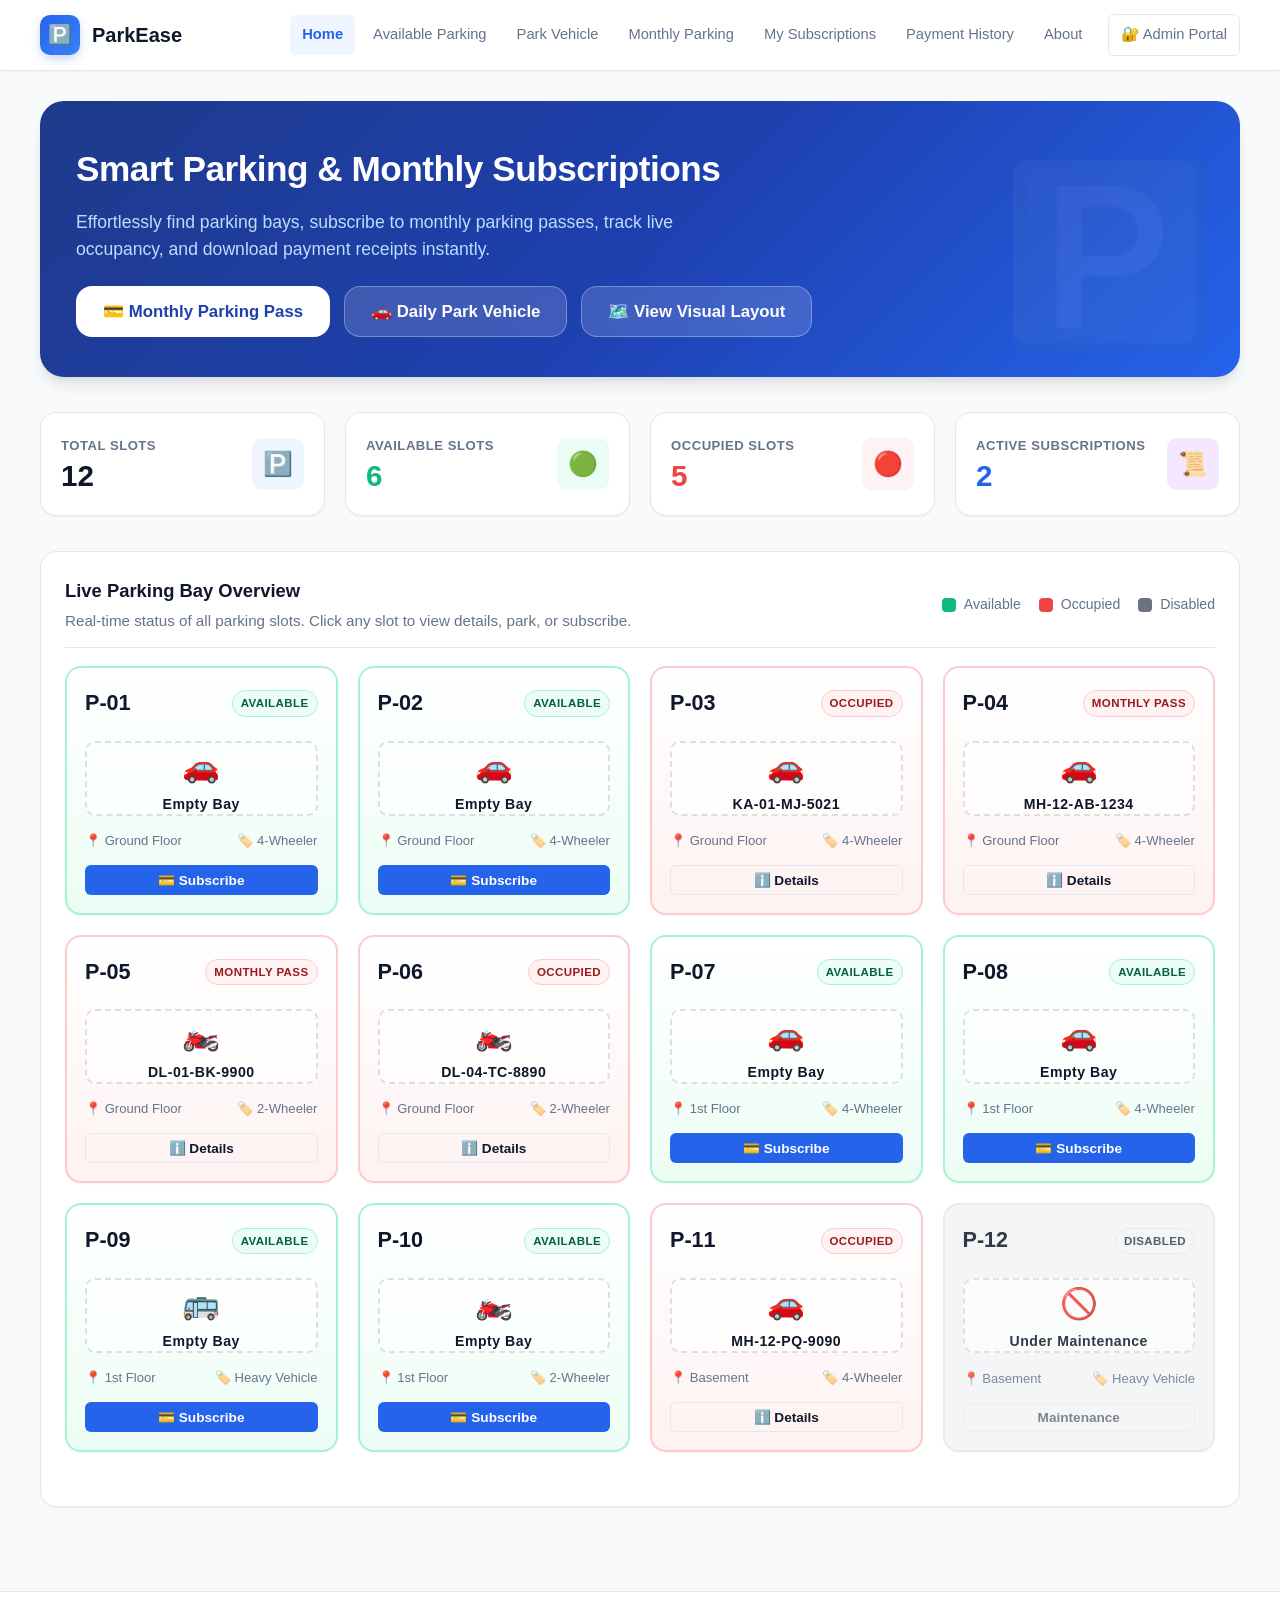
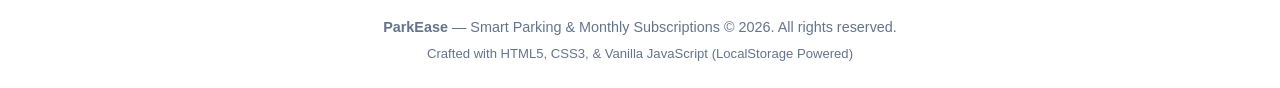
<file: index.html>
<!DOCTYPE html>
<html lang="en">
<head>
    <meta charset="UTF-8">
    <meta name="viewport" content="width=device-width, initial-scale=1.0">
    <meta name="description" content="Modern, responsive Parking Management System with Monthly Subscriptions & Payment Simulation.">
    <title>ParkEase | Smart Parking & Monthly Subscription System</title>
    <!-- Stylesheet -->
    <link rel="stylesheet" href="css/style.css">
</head>
<body>

    <!-- ====================================================================
         NAVIGATION BAR
         ==================================================================== -->
    <header class="navbar">
        <div class="container">
            <a href="#home" class="brand" data-nav="home">
                <div class="brand-icon">🅿️</div>
                <span>ParkEase</span>
            </a>

            <!-- Mobile Hamburger Toggle -->
            <button class="menu-toggle" id="menuToggle" aria-label="Toggle navigation">
                ☰
            </button>

            <!-- Navigation Links -->
            <ul class="nav-links" id="navLinks">
                <li class="nav-item active"><a href="#home" data-nav="home">Home</a></li>
                <li class="nav-item"><a href="#slots" data-nav="slots">Available Parking</a></li>
                <li class="nav-item"><a href="#park" data-nav="park">Park Vehicle</a></li>
                <li class="nav-item"><a href="#monthly-parking" data-nav="monthly-parking">Monthly Parking</a></li>
                <li class="nav-item"><a href="#my-subscriptions" data-nav="my-subscriptions">My Subscriptions</a></li>
                <li class="nav-item"><a href="#payment-history" data-nav="payment-history">Payment History</a></li>
                <li class="nav-item"><a href="#about" data-nav="about">About</a></li>
                <li class="nav-item nav-btn">
                    <a href="admin.html" class="btn btn-sm btn-outline">
                        🔐 Admin Portal
                    </a>
                </li>
            </ul>
        </div>
    </header>

    <!-- ====================================================================
         MAIN CONTENT AREA
         ==================================================================== -->
    <main class="main-content">
        <div class="container">

            <!-- ====================================================================
                 SECTION 1: HOME / DASHBOARD
                 ==================================================================== -->
            <section id="section-home" class="section active">
                <!-- Hero Banner -->
                <div class="hero-banner">
                    <div>
                        <h1 class="hero-title">Smart Parking & Monthly Subscriptions</h1>
                        <p class="hero-subtitle">Effortlessly find parking bays, subscribe to monthly parking passes, track live occupancy, and download payment receipts instantly.</p>
                        <div class="hero-actions">
                            <button class="btn btn-lg hero-btn-light" onclick="navigateToSection('monthly-parking')">
                                💳 Monthly Parking Pass
                            </button>
                            <button class="btn btn-lg hero-btn-ghost" onclick="navigateToSection('park')">
                                🚗 Daily Park Vehicle
                            </button>
                            <button class="btn btn-lg hero-btn-ghost" onclick="navigateToSection('slots')">
                                🗺️ View Visual Layout
                            </button>
                        </div>
                    </div>
                </div>

                <!-- Live Metrics Summary -->
                <div class="stats-grid">
                    <div class="stat-card">
                        <div class="stat-info">
                            <div class="stat-label">Total Slots</div>
                            <div class="stat-value" id="stat-total-slots">0</div>
                        </div>
                        <div class="stat-icon blue">🅿️</div>
                    </div>

                    <div class="stat-card">
                        <div class="stat-info">
                            <div class="stat-label">Available Slots</div>
                            <div class="stat-value" id="stat-available-slots" style="color: var(--success);">0</div>
                        </div>
                        <div class="stat-icon green">🟢</div>
                    </div>

                    <div class="stat-card">
                        <div class="stat-info">
                            <div class="stat-label">Occupied Slots</div>
                            <div class="stat-value" id="stat-occupied-slots" style="color: var(--danger);">0</div>
                        </div>
                        <div class="stat-icon red">🔴</div>
                    </div>

                    <div class="stat-card">
                        <div class="stat-info">
                            <div class="stat-label">Active Subscriptions</div>
                            <div class="stat-value" id="stat-active-subs" style="color: var(--primary);">0</div>
                        </div>
                        <div class="stat-icon purple">📜</div>
                    </div>
                </div>

                <!-- Quick Live Layout Preview -->
                <div class="card">
                    <div class="card-header">
                        <div>
                            <h2 class="card-title">Live Parking Bay Overview</h2>
                            <p class="section-subtitle">Real-time status of all parking slots. Click any slot to view details, park, or subscribe.</p>
                        </div>
                        <div class="parking-legend">
                            <div class="legend-item"><span class="legend-color available"></span> Available</div>
                            <div class="legend-item"><span class="legend-color occupied"></span> Occupied</div>
                            <div class="legend-item"><span class="legend-color disabled"></span> Disabled</div>
                        </div>
                    </div>

                    <div class="parking-grid" id="home-slots-grid">
                        <!-- Injected via JavaScript -->
                    </div>
                </div>
            </section>

            <!-- ====================================================================
                 SECTION 2: AVAILABLE PARKING SLOTS & VISUAL LAYOUT
                 ==================================================================== -->
            <section id="section-slots" class="section">
                <div class="section-header">
                    <div>
                        <h1 class="section-title">Parking Slots Directory</h1>
                        <p class="section-subtitle">Browse, filter, and inspect parking spaces across all floors and zones.</p>
                    </div>
                    <div style="display: flex; gap: 10px;">
                        <button class="btn btn-primary" onclick="navigateToSection('monthly-parking')">
                            💳 Monthly Pass
                        </button>
                        <button class="btn btn-outline" onclick="navigateToSection('park')">
                            ➕ Daily Park
                        </button>
                    </div>
                </div>

                <!-- Filter & Search Controls -->
                <div class="filter-bar">
                    <div class="search-input-wrap">
                        <span class="search-icon">🔍</span>
                        <input type="text" id="slot-search-input" placeholder="Search by Slot ID (e.g. P-01, P-05)...">
                    </div>

                    <select id="slot-type-filter" class="filter-select" aria-label="Filter by vehicle type">
                        <option value="ALL">All Vehicle Types</option>
                        <option value="4-Wheeler">4-Wheeler (Car/SUV)</option>
                        <option value="2-Wheeler">2-Wheeler (Bike/Scooter)</option>
                        <option value="Heavy Vehicle">Heavy Vehicle (Bus/Truck)</option>
                    </select>

                    <select id="slot-status-filter" class="filter-select" aria-label="Filter by slot status">
                        <option value="ALL">All Statuses</option>
                        <option value="available">Available (Green)</option>
                        <option value="occupied">Occupied (Red)</option>
                        <option value="disabled">Disabled (Gray)</option>
                    </select>

                    <button class="btn btn-outline btn-sm" id="reset-slot-filter-btn">Reset Filters</button>
                </div>

                <!-- Slots Grid -->
                <div class="parking-grid" id="all-slots-grid">
                    <!-- Injected via JavaScript -->
                </div>
            </section>

            <!-- ====================================================================
                 SECTION 3: PARK VEHICLE FORM (DAILY CHECK-IN)
                 ==================================================================== -->
            <section id="section-park" class="section">
                <div class="section-header">
                    <div>
                        <h1 class="section-title">Daily Vehicle Entry</h1>
                        <p class="section-subtitle">Select an available parking slot and register the vehicle details for immediate parking.</p>
                    </div>
                    <button class="btn btn-outline" onclick="navigateToSection('slots')">
                        ⬅️ Back to Slots
                    </button>
                </div>

                <div style="display: grid; grid-template-columns: repeat(auto-fit, minmax(320px, 1fr)); gap: 24px;">
                    <!-- Registration Form -->
                    <div class="card">
                        <div class="card-header">
                            <h2 class="card-title">Vehicle Entry Form</h2>
                        </div>

                        <form id="park-vehicle-form" novalidate>
                            <!-- Vehicle Number -->
                            <div class="form-group">
                                <label for="input-vehicle-number" class="form-label">Vehicle Registration Number *</label>
                                <input type="text" id="input-vehicle-number" class="form-control" placeholder="e.g. KA-01-AB-1234 or MH-12-PQ-9090" maxlength="20" required>
                                <div class="form-text-error" id="error-vehicle-number">Please enter a valid vehicle number.</div>
                            </div>

                            <!-- Owner Name -->
                            <div class="form-group">
                                <label for="input-owner-name" class="form-label">Vehicle Owner Name *</label>
                                <input type="text" id="input-owner-name" class="form-control" placeholder="e.g. John Doe" maxlength="50" required>
                                <div class="form-text-error" id="error-owner-name">Please enter the owner's full name.</div>
                            </div>

                            <!-- Vehicle Type -->
                            <div class="form-group">
                                <label for="select-vehicle-type" class="form-label">Vehicle Type *</label>
                                <select id="select-vehicle-type" class="form-control" required>
                                    <option value="4-Wheeler">4-Wheeler (Car / SUV / Sedan)</option>
                                    <option value="2-Wheeler">2-Wheeler (Motorcycle / Scooter)</option>
                                    <option value="Heavy Vehicle">Heavy Vehicle (Bus / Van / Truck)</option>
                                </select>
                            </div>

                            <!-- Parking Slot Selection -->
                            <div class="form-group">
                                <label for="select-parking-slot" class="form-label">Select Available Parking Slot *</label>
                                <select id="select-parking-slot" class="form-control" required>
                                    <!-- Populated dynamically -->
                                </select>
                                <div class="form-text-error" id="error-parking-slot">Please select an available parking slot.</div>
                            </div>

                            <div style="margin-top: 25px;">
                                <button type="submit" class="btn btn-primary btn-lg" style="width: 100%;">
                                    🚗 Confirm & Park Vehicle
                                </button>
                            </div>
                        </form>
                    </div>

                    <!-- Subscription CTA Box -->
                    <div>
                        <div class="card" style="background: linear-gradient(135deg, #eff6ff, #ffffff); border: 2px solid #bfdbfe;">
                            <div style="font-size: 2.2rem; margin-bottom: 8px;">💳</div>
                            <h3 class="card-title" style="color: var(--primary-dark); margin-bottom: 6px;">Need Hassle-Free Regular Parking?</h3>
                            <p style="color: var(--text-muted); font-size: 0.92rem; line-height: 1.6; margin-bottom: 18px;">
                                Get guaranteed reserved parking 24/7 with our affordable <strong>Monthly Parking Subscriptions</strong> starting at just ₹500/month!
                            </p>
                            <button class="btn btn-primary" onclick="navigateToSection('monthly-parking')" style="width: 100%;">
                                View Monthly Plans & Subscribe ➔
                            </button>
                        </div>

                        <div class="card">
                            <div class="card-header">
                                <h3 class="card-title">Live Availability Snapshot</h3>
                            </div>
                            <div style="display: flex; gap: 15px;">
                                <div style="flex: 1; text-align: center; background: var(--success-bg); padding: 14px; border-radius: var(--radius-md); border: 1px solid var(--success-border);">
                                    <div style="font-size: 1.8rem; font-weight: 800; color: var(--success);" id="quick-avail-count">0</div>
                                    <div style="font-size: 0.8rem; font-weight: 600; color: var(--success-text);">SLOTS AVAILABLE</div>
                                </div>
                                <div style="flex: 1; text-align: center; background: var(--danger-bg); padding: 14px; border-radius: var(--radius-md); border: 1px solid var(--danger-border);">
                                    <div style="font-size: 1.8rem; font-weight: 800; color: var(--danger);" id="quick-occ-count">0</div>
                                    <div style="font-size: 0.8rem; font-weight: 600; color: var(--danger-text);">SLOTS OCCUPIED</div>
                                </div>
                            </div>
                        </div>
                    </div>
                </div>
            </section>

            <!-- ====================================================================
                 SECTION 4: MONTHLY PARKING & SUBSCRIPTION BOOKING
                 ==================================================================== -->
            <section id="section-monthly-parking" class="section">
                <div class="section-header">
                    <div>
                        <h1 class="section-title">Monthly Parking Subscriptions</h1>
                        <p class="section-subtitle">Choose a monthly plan, select your preferred parking bay, and complete your demo payment.</p>
                    </div>
                    <button class="btn btn-outline" onclick="navigateToSection('my-subscriptions')">
                        📋 View My Subscriptions
                    </button>
                </div>

                <!-- Plan Selection Cards -->
                <h3 style="font-size: 1.15rem; font-weight: 700; margin-bottom: 14px;">1. Select Monthly Plan:</h3>
                <div class="plans-grid" id="monthly-plans-grid">
                    <!-- Populated dynamically via storage.js plans -->
                </div>

                <!-- Subscription & Payment Details Form -->
                <div class="card">
                    <div class="card-header">
                        <h2 class="card-title">2. Subscription & Vehicle Registration</h2>
                    </div>

                    <form id="monthly-subscribe-form" novalidate>
                        <div style="display: grid; grid-template-columns: repeat(auto-fit, minmax(280px, 1fr)); gap: 20px;">
                            
                            <!-- Vehicle Number -->
                            <div class="form-group">
                                <label for="sub-vehicle-number" class="form-label">Vehicle Registration Number *</label>
                                <input type="text" id="sub-vehicle-number" class="form-control" placeholder="e.g. MH-12-AB-1234" maxlength="20" required>
                                <div class="form-text-error" id="error-sub-vehicle-number">Please enter a valid vehicle number.</div>
                            </div>

                            <!-- Owner Name -->
                            <div class="form-group">
                                <label for="sub-owner-name" class="form-label">Vehicle Owner Name *</label>
                                <input type="text" id="sub-owner-name" class="form-control" placeholder="e.g. John Fernandes" maxlength="50" required>
                                <div class="form-text-error" id="error-sub-owner-name">Please enter owner full name.</div>
                            </div>

                            <!-- Vehicle Type -->
                            <div class="form-group">
                                <label for="sub-vehicle-type" class="form-label">Vehicle Category</label>
                                <select id="sub-vehicle-type" class="form-control" required>
                                    <option value="4-Wheeler">4-Wheeler (Car / SUV)</option>
                                    <option value="2-Wheeler">2-Wheeler (Bike / Scooter)</option>
                                    <option value="Heavy Vehicle">Heavy Vehicle (Bus / Truck)</option>
                                </select>
                            </div>

                            <!-- Parking Slot Selection -->
                            <div class="form-group">
                                <label for="sub-parking-slot" class="form-label">Select Dedicated Slot *</label>
                                <select id="sub-parking-slot" class="form-control" required>
                                    <!-- Populated dynamically -->
                                </select>
                                <div class="form-text-error" id="error-sub-parking-slot">Please select an available parking slot.</div>
                            </div>

                            <!-- Start Date -->
                            <div class="form-group">
                                <label for="sub-start-date" class="form-label">Subscription Start Date *</label>
                                <input type="date" id="sub-start-date" class="form-control" required>
                            </div>

                            <!-- End Date (Auto-calculated) -->
                            <div class="form-group">
                                <label for="sub-end-date" class="form-label">Subscription Expiry Date (30 Days)</label>
                                <input type="date" id="sub-end-date" class="form-control" readonly style="background-color: var(--bg-main); font-weight: 700; color: var(--primary-dark);">
                            </div>

                        </div>

                        <!-- Live Order Summary Box -->
                        <div style="background: var(--bg-main); border: 1px solid var(--border-color); border-radius: var(--radius-lg); padding: 18px 22px; margin: 20px 0;">
                            <div style="display: flex; justify-content: space-between; align-items: center; flex-wrap: wrap; gap: 10px;">
                                <div>
                                    <div style="font-size: 0.85rem; color: var(--text-muted); font-weight: 600; text-transform: uppercase;">Selected Plan & Slot</div>
                                    <div style="font-size: 1.15rem; font-weight: 800; color: var(--text-main);" id="summary-plan-title">Car Monthly Parking — Slot P-04</div>
                                    <div style="font-size: 0.88rem; color: var(--text-muted);" id="summary-date-range">Valid: 30 Days</div>
                                </div>
                                <div style="text-align: right;">
                                    <div style="font-size: 0.85rem; color: var(--text-muted); font-weight: 600; text-transform: uppercase;">Total Monthly Amount</div>
                                    <div style="font-size: 2rem; font-weight: 900; color: var(--primary-dark);" id="summary-amount">₹1,500</div>
                                </div>
                            </div>
                        </div>

                        <button type="submit" class="btn btn-primary btn-lg" style="width: 100%;">
                            💳 Proceed to Demo Payment (₹<span id="btn-pay-amount">1,500</span>)
                        </button>
                    </form>
                </div>
            </section>

            <!-- ====================================================================
                 SECTION 5: MY SUBSCRIPTIONS
                 ==================================================================== -->
            <section id="section-my-subscriptions" class="section">
                <div class="section-header">
                    <div>
                        <h1 class="section-title">My Monthly Subscriptions</h1>
                        <p class="section-subtitle">View and manage all monthly parking subscriptions, check remaining days, or renew.</p>
                    </div>
                    <button class="btn btn-primary" onclick="navigateToSection('monthly-parking')">
                        ➕ New Monthly Subscription
                    </button>
                </div>

                <div class="filter-bar">
                    <div class="search-input-wrap">
                        <span class="search-icon">🔍</span>
                        <input type="text" id="subs-search-input" placeholder="Search by vehicle number, owner name, or subscription ID...">
                    </div>
                    <select id="subs-status-filter" class="filter-select" aria-label="Filter subscriptions by status">
                        <option value="ALL">All Statuses</option>
                        <option value="Active">Active</option>
                        <option value="Expiring Soon">Expiring Soon (≤ 5 Days)</option>
                        <option value="Expired">Expired</option>
                        <option value="Cancelled">Cancelled</option>
                    </select>
                </div>

                <div class="card" style="padding: 0; overflow: hidden;">
                    <div class="table-responsive">
                        <table class="custom-table" id="subs-table">
                            <thead>
                                <tr>
                                    <th>Sub ID</th>
                                    <th>Vehicle Number</th>
                                    <th>Owner Name</th>
                                    <th>Slot</th>
                                    <th>Plan</th>
                                    <th>Amount</th>
                                    <th>Start Date</th>
                                    <th>Expiry Date</th>
                                    <th>Status</th>
                                    <th style="text-align: right;">Actions</th>
                                </tr>
                            </thead>
                            <tbody id="subs-tbody">
                                <!-- Populated dynamically -->
                            </tbody>
                        </table>
                    </div>
                    <div id="no-subs-msg" class="empty-state" style="display: none;">
                        <div class="empty-state-icon">📜</div>
                        <h3 class="empty-state-title">No Subscriptions Found</h3>
                        <p class="empty-state-text">You have not subscribed to any monthly parking passes yet.</p>
                        <button class="btn btn-primary btn-sm" onclick="navigateToSection('monthly-parking')">Subscribe Now</button>
                    </div>
                </div>
            </section>

            <!-- ====================================================================
                 SECTION 6: PAYMENT HISTORY
                 ==================================================================== -->
            <section id="section-payment-history" class="section">
                <div class="section-header">
                    <div>
                        <h1 class="section-title">Payment History & Receipts</h1>
                        <p class="section-subtitle">Review all completed simulated payments and download printable receipts.</p>
                    </div>
                </div>

                <div class="filter-bar">
                    <div class="search-input-wrap">
                        <span class="search-icon">🔍</span>
                        <input type="text" id="pay-search-input" placeholder="Search payments by Payment ID, vehicle, or owner...">
                    </div>
                    <select id="pay-method-filter" class="filter-select" aria-label="Filter payments by method">
                        <option value="ALL">All Payment Methods</option>
                        <option value="UPI">UPI</option>
                        <option value="Debit Card">Debit Card</option>
                        <option value="Credit Card">Credit Card</option>
                        <option value="Cash">Cash</option>
                    </select>
                    <select id="pay-status-filter" class="filter-select" aria-label="Filter payments by status">
                        <option value="ALL">All Statuses</option>
                        <option value="Successful">Successful</option>
                    </select>
                </div>

                <div class="card" style="padding: 0; overflow: hidden;">
                    <div class="table-responsive">
                        <table class="custom-table" id="payments-table">
                            <thead>
                                <tr>
                                    <th>Payment ID</th>
                                    <th>Subscription ID</th>
                                    <th>Vehicle Number</th>
                                    <th>Slot</th>
                                    <th>Plan</th>
                                    <th>Amount</th>
                                    <th>Method</th>
                                    <th>Date</th>
                                    <th>Status</th>
                                    <th style="text-align: right;">Receipt</th>
                                </tr>
                            </thead>
                            <tbody id="payments-tbody">
                                <!-- Populated dynamically -->
                            </tbody>
                        </table>
                    </div>
                    <div id="no-payments-msg" class="empty-state" style="display: none;">
                        <div class="empty-state-icon">🧾</div>
                        <h3 class="empty-state-title">No Payment Records Found</h3>
                        <p class="empty-state-text">Payments made for monthly passes will appear here.</p>
                    </div>
                </div>
            </section>

            <!-- ====================================================================
                 SECTION 7: ABOUT & PORTFOLIO SHOWCASE
                 ==================================================================== -->
            <section id="section-about" class="section">
                <div class="section-header">
                    <div>
                        <h1 class="section-title">About ParkEase</h1>
                        <p class="section-subtitle">Modern, lightweight Parking Management Web Application with Monthly Payments.</p>
                    </div>
                </div>

                <div class="card" style="background: linear-gradient(to right, #ffffff, var(--primary-light));">
                    <h2 style="font-size: 1.4rem; font-weight: 700; margin-bottom: 12px; color: var(--primary-dark);">🚗 Project Overview</h2>
                    <p style="color: var(--text-muted); font-size: 1rem; line-height: 1.7; margin-bottom: 16px;">
                        <strong>ParkEase</strong> is a full-featured, zero-dependency Parking Management System crafted using pure <strong>HTML5, CSS3, and Vanilla JavaScript</strong>.
                        It manages daily parking, monthly subscriptions, simulated payment processing (UPI, Card, Cash), and revenue reporting, persisting all data directly in the browser via the <strong>LocalStorage API</strong>.
                    </p>
                </div>

                <div class="about-grid">
                    <div class="feature-box">
                        <div class="feature-icon">💳</div>
                        <h3 class="feature-title">Monthly Subscriptions</h3>
                        <p class="feature-desc">Automated 30-day passes with dynamic pricing for bikes (₹500), cars (₹1,500), premium slots (₹2,000), and heavy vehicles (₹3,000).</p>
                    </div>

                    <div class="feature-box">
                        <div class="feature-icon">🛡️</div>
                        <h3 class="feature-title">Payment Simulation</h3>
                        <p class="feature-desc">Realistic simulated checkout interface supporting UPI, Debit/Credit Card, and Cash without processing real funds.</p>
                    </div>

                    <div class="feature-box">
                        <div class="feature-icon">🖨️</div>
                        <h3 class="feature-title">Printable Receipts</h3>
                        <p class="feature-desc">Clean, professional payment receipts with unique Payment and Subscription IDs ready for instant browser printing.</p>
                    </div>

                    <div class="feature-box">
                        <div class="feature-icon">⏳</div>
                        <h3 class="feature-title">Expiry Tracking & Renewal</h3>
                        <p class="feature-desc">Real-time subscription lifecycle tracking (Active, Expiring Soon, Expired) with one-click instant renewal.</p>
                    </div>

                    <div class="feature-box">
                        <div class="feature-icon">📊</div>
                        <h3 class="feature-title">Admin Revenue Reports</h3>
                        <p class="feature-desc">Comprehensive administrative analytics displaying daily/monthly earnings, transaction logs, and pure CSS charts.</p>
                    </div>

                    <div class="feature-box">
                        <div class="feature-icon">💾</div>
                        <h3 class="feature-title">Zero Backend Needed</h3>
                        <p class="feature-desc">100% client-side execution ready for GitHub Pages hosting without requiring Node.js, PHP, or external databases.</p>
                    </div>
                </div>
            </section>

        </div>
    </main>

    <!-- ====================================================================
         DEMO PAYMENT MODAL (CHECKOUT SIMULATION)
         ==================================================================== -->
    <div class="modal-backdrop" id="paymentModal">
        <div class="modal-dialog">
            <div class="modal-header">
                <h3 class="modal-title">💳 Complete Demo Payment</h3>
                <button class="modal-close" onclick="closeModal('paymentModal')">&times;</button>
            </div>
            <div class="modal-body">
                
                <!-- Mandatory Demo Disclaimer Banner -->
                <div class="demo-payment-alert">
                    <span>⚠️</span>
                    <span><strong>Demo Payment:</strong> No real money or card details will be charged.</span>
                </div>

                <!-- Payment Summary Tag -->
                <div style="display: flex; justify-content: space-between; align-items: center; background: var(--bg-main); padding: 12px 16px; border-radius: var(--radius-md); border: 1px solid var(--border-color); margin-bottom: 18px;">
                    <div>
                        <div style="font-size: 0.8rem; font-weight: 600; color: var(--text-muted); text-transform: uppercase;">Payable Amount</div>
                        <div style="font-size: 1.5rem; font-weight: 800; color: var(--primary-dark);" id="modal-pay-amount">₹1,500</div>
                    </div>
                    <div style="text-align: right;">
                        <div style="font-size: 0.8rem; font-weight: 600; color: var(--text-muted); text-transform: uppercase;">Selected Plan</div>
                        <div style="font-weight: 700; color: var(--text-main);" id="modal-pay-plan">Monthly Car Parking</div>
                    </div>
                </div>

                <!-- Payment Method Tabs -->
                <div class="payment-methods-tabs">
                    <button class="pay-tab-btn active" data-pay-method="UPI">⚡ UPI / QR</button>
                    <button class="pay-tab-btn" data-pay-method="Debit Card">💳 Debit Card</button>
                    <button class="pay-tab-btn" data-pay-method="Credit Card">💳 Credit Card</button>
                    <button class="pay-tab-btn" data-pay-method="Cash">💵 Cash</button>
                </div>

                <!-- Form Panel: UPI -->
                <div class="payment-method-panel active" id="pay-panel-UPI">
                    <div class="form-group">
                        <label for="demo-upi-id" class="form-label">Enter Virtual Payment Address (UPI ID)</label>
                        <input type="text" id="demo-upi-id" class="form-control" placeholder="e.g. user@okhdfcbank or yourname@paytm" value="user@okhdfcbank">
                        <div class="form-hint">Accepted apps: Google Pay, PhonePe, Paytm, BHIM.</div>
                    </div>
                </div>

                <!-- Form Panel: Cards (Debit / Credit) -->
                <div class="payment-method-panel" id="pay-panel-Card">
                    <div class="form-group">
                        <label for="demo-card-name" class="form-label">Cardholder Name</label>
                        <input type="text" id="demo-card-name" class="form-control" placeholder="e.g. John Fernandes" value="Demo Cardholder">
                    </div>
                    <div class="form-group">
                        <label for="demo-card-number" class="form-label">Dummy Card Number</label>
                        <input type="text" id="demo-card-number" class="form-control" placeholder="4532 •••• •••• 8899" value="4532 0000 0000 8899" maxlength="19">
                    </div>
                    <div style="display: grid; grid-template-columns: 1fr 1fr; gap: 14px;">
                        <div class="form-group">
                            <label for="demo-card-exp" class="form-label">Expiry (MM/YY)</label>
                            <input type="text" id="demo-card-exp" class="form-control" placeholder="12/28" value="12/28" maxlength="5">
                        </div>
                        <div class="form-group">
                            <label for="demo-card-cvv" class="form-label">Demo CVV</label>
                            <input type="password" id="demo-card-cvv" class="form-control" placeholder="•••" value="123" maxlength="4">
                        </div>
                    </div>
                </div>

                <!-- Form Panel: Cash -->
                <div class="payment-method-panel" id="pay-panel-Cash">
                    <div style="text-align: center; padding: 18px 10px;">
                        <div style="font-size: 2.5rem; margin-bottom: 6px;">💵</div>
                        <h4 style="font-weight: 700;">Pay at Parking Counter</h4>
                        <p style="font-size: 0.88rem; color: var(--text-muted); margin-top: 4px;">Confirm now to reserve your slot. Hand over the cash at the facility entrance desk.</p>
                    </div>
                </div>

            </div>
            <div class="modal-footer">
                <button class="btn btn-outline" onclick="closeModal('paymentModal')">Cancel</button>
                <button class="btn btn-primary" id="confirm-payment-btn">
                    🔒 Pay ₹<span id="modal-btn-amount">1,500</span> & Activate
                </button>
            </div>
        </div>
    </div>

    <!-- ====================================================================
         PRINTABLE PAYMENT RECEIPT MODAL
         ==================================================================== -->
    <div class="modal-backdrop" id="receiptModal">
        <div class="modal-dialog" style="max-width: 580px;">
            <div class="modal-header">
                <h3 class="modal-title">🧾 Parking Payment Receipt</h3>
                <button class="modal-close" onclick="closeModal('receiptModal')">&times;</button>
            </div>
            <div class="modal-body">
                
                <div class="printable-receipt" id="printable-receipt-content">
                    <div class="receipt-watermark">PAID</div>
                    
                    <div class="receipt-header">
                        <div style="font-size: 1.6rem; margin-bottom: 2px;">🅿️</div>
                        <div class="receipt-title">PARKING MANAGEMENT SYSTEM</div>
                        <div class="receipt-subtitle">Official Payment Receipt & Tax Invoice</div>
                    </div>

                    <div class="detail-grid">
                        <div class="detail-item">
                            <div class="detail-label">Payment ID</div>
                            <div class="detail-value" style="color: var(--primary-dark);" id="rcpt-pay-id">--</div>
                        </div>
                        <div class="detail-item">
                            <div class="detail-label">Subscription ID</div>
                            <div class="detail-value" id="rcpt-sub-id">--</div>
                        </div>
                        <div class="detail-item full-width">
                            <div class="detail-label">Owner Name</div>
                            <div class="detail-value" id="rcpt-owner">--</div>
                        </div>
                        <div class="detail-item">
                            <div class="detail-label">Vehicle Number</div>
                            <div class="detail-value" id="rcpt-veh-no">--</div>
                        </div>
                        <div class="detail-item">
                            <div class="detail-label">Vehicle Type</div>
                            <div class="detail-value" id="rcpt-veh-type">--</div>
                        </div>
                        <div class="detail-item">
                            <div class="detail-label">Parking Slot</div>
                            <div class="detail-value" style="color: var(--primary); font-size: 1.1rem;" id="rcpt-slot">--</div>
                        </div>
                        <div class="detail-item">
                            <div class="detail-label">Monthly Plan</div>
                            <div class="detail-value" id="rcpt-plan">--</div>
                        </div>
                        <div class="detail-item">
                            <div class="detail-label">Payment Method</div>
                            <div class="detail-value" id="rcpt-method">--</div>
                        </div>
                        <div class="detail-item">
                            <div class="detail-label">Payment Date</div>
                            <div class="detail-value" id="rcpt-date">--</div>
                        </div>
                        <div class="detail-item">
                            <div class="detail-label">Subscription Start</div>
                            <div class="detail-value" id="rcpt-start">--</div>
                        </div>
                        <div class="detail-item">
                            <div class="detail-label">Subscription Expiry</div>
                            <div class="detail-value" style="color: var(--danger-text);" id="rcpt-end">--</div>
                        </div>
                        <div class="detail-item full-width">
                            <div class="detail-label">Payment Status</div>
                            <div class="detail-value"><span class="badge badge-success">✓ Successful</span></div>
                        </div>
                        <div class="detail-item full-width" style="background: var(--primary-light); border-color: #bfdbfe;">
                            <div class="detail-label" style="color: var(--primary-dark);">Amount</div>
                            <div class="detail-value" style="font-size: 1.4rem; color: var(--primary-dark);" id="rcpt-amount">--</div>
                        </div>
                    </div>

                    <div style="text-align: center; font-size: 0.78rem; color: var(--text-muted); margin-top: 14px; border-top: 1px dashed var(--border-color); padding-top: 10px;">
                        Generated on <span id="rcpt-timestamp">--</span> • Valid across all facility gates.
                    </div>
                </div>

            </div>
            <div class="modal-footer">
                <button class="btn btn-outline" onclick="closeModal('receiptModal')">Close</button>
                <button class="btn btn-primary" onclick="window.print()">
                    🖨️ Print Receipt
                </button>
            </div>
        </div>
    </div>

    <!-- ====================================================================
         SLOT DETAILS MODAL
         ==================================================================== -->
    <div class="modal-backdrop" id="slotDetailModal">
        <div class="modal-dialog">
            <div class="modal-header">
                <h3 class="modal-title" id="modal-slot-title">Parking Slot Details</h3>
                <button class="modal-close" onclick="closeModal('slotDetailModal')">&times;</button>
            </div>
            <div class="modal-body" id="modal-slot-body">
                <!-- Injected via JavaScript -->
            </div>
            <div class="modal-footer" id="modal-slot-footer">
                <button class="btn btn-outline" onclick="closeModal('slotDetailModal')">Close</button>
            </div>
        </div>
    </div>

    <!-- ====================================================================
         CANCEL SUBSCRIPTION CONFIRMATION MODAL
         ==================================================================== -->
    <div class="modal-backdrop" id="cancelSubModal">
        <div class="modal-dialog">
            <div class="modal-header">
                <h3 class="modal-title">Cancel Subscription</h3>
                <button class="modal-close" onclick="closeModal('cancelSubModal')">&times;</button>
            </div>
            <div class="modal-body">
                <p style="color: var(--text-muted); font-size: 0.95rem; line-height: 1.6;">
                    Are you sure you want to cancel subscription <strong id="cancel-sub-id-display">--</strong>?
                    Cancelling will immediately release and free up the assigned parking slot.
                </p>
            </div>
            <div class="modal-footer">
                <button class="btn btn-outline" onclick="closeModal('cancelSubModal')">Keep Active</button>
                <button class="btn btn-danger" id="confirm-cancel-sub-btn">Confirm Cancellation</button>
            </div>
        </div>
    </div>

    <!-- Toast Notifications -->
    <div class="toast-container" id="toastContainer"></div>

    <!-- ====================================================================
         FOOTER
         ==================================================================== -->
    <footer class="footer">
        <div class="container">
            <p><strong>ParkEase</strong> — Smart Parking & Monthly Subscriptions &copy; 2026. All rights reserved.</p>
            <p style="font-size: 0.82rem; margin-top: 4px;">Crafted with HTML5, CSS3, & Vanilla JavaScript (LocalStorage Powered)</p>
        </div>
    </footer>

    <!-- Scripts -->
    <script src="js/storage.js"></script>
    <script src="js/app.js"></script>
</body>
</html>
</file>
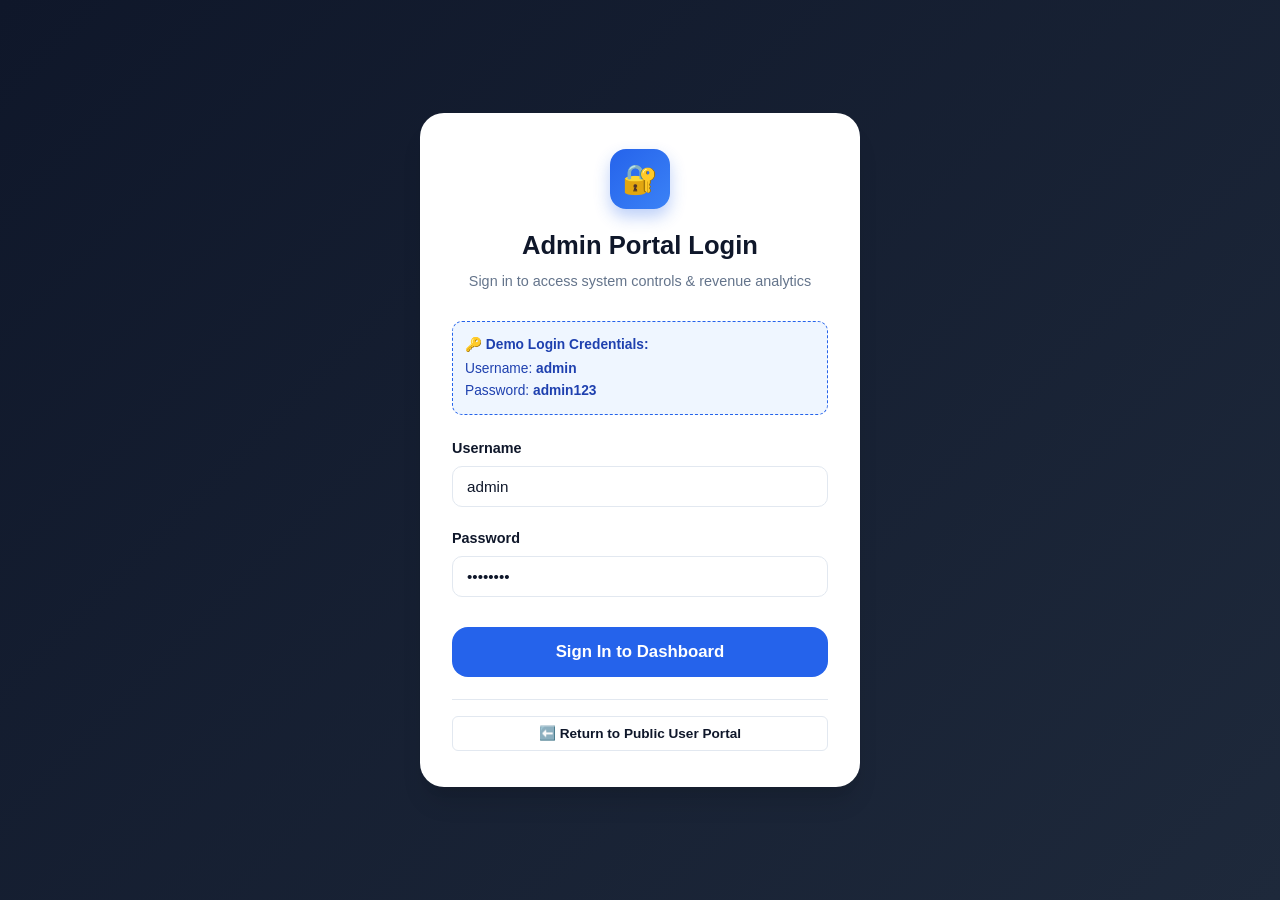
<file: admin.html>
<!DOCTYPE html>
<html lang="en">
<head>
    <meta charset="UTF-8">
    <meta name="viewport" content="width=device-width, initial-scale=1.0">
    <meta name="description" content="ParkEase Admin Dashboard - Slot Management, Subscriptions, Payments & Revenue Reports.">
    <title>Admin Dashboard | ParkEase</title>
    <!-- Stylesheet -->
    <link rel="stylesheet" href="css/style.css">
</head>
<body>

    <!-- ====================================================================
         LOGIN SCREEN (Shown when logged out)
         ==================================================================== -->
    <div id="admin-login-view" class="login-wrapper" style="display: none;">
        <div class="login-card">
            <div class="login-header">
                <div class="login-logo">🔐</div>
                <h1 style="font-size: 1.6rem; font-weight: 800; color: var(--text-main);">Admin Portal Login</h1>
                <p style="font-size: 0.9rem; color: var(--text-muted); margin-top: 4px;">Sign in to access system controls & revenue analytics</p>
            </div>

            <!-- Demo Credentials Box -->
            <div class="demo-credentials-box">
                <div style="font-weight: 700; margin-bottom: 2px;">🔑 Demo Login Credentials:</div>
                <div>Username: <strong>admin</strong></div>
                <div>Password: <strong>admin123</strong></div>
            </div>

            <form id="admin-login-form" novalidate>
                <div class="form-group">
                    <label for="admin-username" class="form-label">Username</label>
                    <input type="text" id="admin-username" class="form-control" placeholder="Enter admin username" value="admin" required>
                    <div class="form-text-error" id="error-admin-username">Please enter username.</div>
                </div>

                <div class="form-group">
                    <label for="admin-password" class="form-label">Password</label>
                    <input type="password" id="admin-password" class="form-control" placeholder="Enter admin password" value="admin123" required>
                    <div class="form-text-error" id="error-admin-password">Please enter password.</div>
                </div>

                <button type="submit" class="btn btn-primary btn-lg" style="width: 100%; margin-top: 10px;">
                    Sign In to Dashboard
                </button>
            </form>

            <div style="margin-top: 22px; padding-top: 16px; border-top: 1px solid var(--border-color);">
                <a href="index.html" class="btn btn-sm btn-outline" style="width: 100%;">
                    ⬅️ Return to Public User Portal
                </a>
            </div>
        </div>
    </div>

    <!-- ====================================================================
         ADMIN DASHBOARD VIEW (Shown when logged in)
         ==================================================================== -->
    <div id="admin-dashboard-view" class="admin-layout" style="display: none;">
        
        <!-- Sidebar Navigation -->
        <aside class="admin-sidebar" id="adminSidebar">
            <div class="admin-sidebar-header">
                <div class="brand-icon" style="width: 34px; height: 34px; font-size: 1rem;">🅿️</div>
                <div class="admin-brand">ParkEase Admin</div>
            </div>

            <ul class="admin-nav">
                <li class="admin-nav-item">
                    <a class="admin-nav-link active" data-admin-tab="overview">
                        <span class="admin-nav-icon">📊</span>
                        <span>Dashboard</span>
                    </a>
                </li>
                <li class="admin-nav-item">
                    <a class="admin-nav-link" data-admin-tab="slots">
                        <span class="admin-nav-icon">🅿️</span>
                        <span>Parking Slots</span>
                    </a>
                </li>
                <li class="admin-nav-item">
                    <a class="admin-nav-link" data-admin-tab="vehicles">
                        <span class="admin-nav-icon">🚗</span>
                        <span>Parked Vehicles</span>
                    </a>
                </li>
                <li class="admin-nav-item">
                    <a class="admin-nav-link" data-admin-tab="subscriptions">
                        <span class="admin-nav-icon">📜</span>
                        <span>Monthly Subscriptions</span>
                    </a>
                </li>
                <li class="admin-nav-item">
                    <a class="admin-nav-link" data-admin-tab="payments">
                        <span class="admin-nav-icon">💳</span>
                        <span>Payments</span>
                    </a>
                </li>
                <li class="admin-nav-item">
                    <a class="admin-nav-link" data-admin-tab="revenue">
                        <span class="admin-nav-icon">📈</span>
                        <span>Revenue Reports</span>
                    </a>
                </li>
                <li class="admin-nav-item">
                    <a class="admin-nav-link" data-admin-tab="history">
                        <span class="admin-nav-icon">🕒</span>
                        <span>Parking History</span>
                    </a>
                </li>
                <li class="admin-nav-item">
                    <a class="admin-nav-link" data-admin-tab="settings">
                        <span class="admin-nav-icon">⚙️</span>
                        <span>Settings & Plans</span>
                    </a>
                </li>
            </ul>

            <div class="admin-sidebar-footer">
                <a href="index.html" class="btn btn-outline btn-sm" style="width: 100%; color: #ffffff; border-color: rgba(255, 255, 255, 0.2); margin-bottom: 8px;">
                    🌐 Public Portal
                </a>
                <button class="btn btn-danger btn-sm" id="admin-logout-btn" style="width: 100%;">
                    🚪 Logout
                </button>
            </div>
        </aside>

        <!-- Main Workspace -->
        <div class="admin-main">
            <!-- Topbar -->
            <header class="admin-topbar">
                <div style="display: flex; align-items: center; gap: 14px;">
                    <button class="menu-toggle" id="adminMenuToggle" aria-label="Toggle Sidebar">☰</button>
                    <h2 class="admin-page-title" id="admin-current-page-title">Dashboard Overview</h2>
                </div>

                <div class="admin-user-info">
                    <div class="admin-avatar">AD</div>
                    <div>
                        <div style="font-size: 0.9rem; font-weight: 700;">Administrator</div>
                        <div style="font-size: 0.78rem; color: var(--text-muted);">Super Admin</div>
                    </div>
                </div>
            </header>

            <!-- Dashboard Content Body -->
            <div class="admin-body">

                <!-- ================================================================
                     TAB 1: OVERVIEW & LIVE METRICS
                     ================================================================ -->
                <div id="tab-overview" class="admin-tab-content active">
                    <!-- Metric Cards (9 Cards) -->
                    <div class="stats-grid" style="grid-template-columns: repeat(auto-fit, minmax(200px, 1fr));">
                        <div class="stat-card">
                            <div class="stat-info">
                                <div class="stat-label">Total Parking Slots</div>
                                <div class="stat-value" id="adm-stat-total-slots">0</div>
                            </div>
                            <div class="stat-icon blue">🅿️</div>
                        </div>

                        <div class="stat-card">
                            <div class="stat-info">
                                <div class="stat-label">Available Slots</div>
                                <div class="stat-value" id="adm-stat-avail-slots" style="color: var(--success);">0</div>
                            </div>
                            <div class="stat-icon green">🟢</div>
                        </div>

                        <div class="stat-card">
                            <div class="stat-info">
                                <div class="stat-label">Occupied Slots</div>
                                <div class="stat-value" id="adm-stat-occ-slots" style="color: var(--danger);">0</div>
                            </div>
                            <div class="stat-icon red">🔴</div>
                        </div>

                        <div class="stat-card">
                            <div class="stat-info">
                                <div class="stat-label">Total Vehicles</div>
                                <div class="stat-value" id="adm-stat-total-veh">0</div>
                            </div>
                            <div class="stat-icon amber">🚗</div>
                        </div>

                        <div class="stat-card">
                            <div class="stat-info">
                                <div class="stat-label">Active Subscriptions</div>
                                <div class="stat-value" id="adm-stat-active-subs" style="color: var(--primary);">0</div>
                            </div>
                            <div class="stat-icon purple">📜</div>
                        </div>

                        <div class="stat-card">
                            <div class="stat-info">
                                <div class="stat-label">Expired Subscriptions</div>
                                <div class="stat-value" id="adm-stat-expired-subs" style="color: var(--danger);">0</div>
                            </div>
                            <div class="stat-icon red">⏳</div>
                        </div>

                        <div class="stat-card">
                            <div class="stat-info">
                                <div class="stat-label">Total Payments</div>
                                <div class="stat-value" id="adm-stat-total-payments">0</div>
                            </div>
                            <div class="stat-icon green">💳</div>
                        </div>

                        <div class="stat-card">
                            <div class="stat-info">
                                <div class="stat-label">Total Revenue</div>
                                <div class="stat-value" id="adm-stat-revenue" style="color: var(--primary-dark);">₹0</div>
                            </div>
                            <div class="stat-icon blue">💰</div>
                        </div>

                        <div class="stat-card">
                            <div class="stat-info">
                                <div class="stat-label">This Month Revenue</div>
                                <div class="stat-value" id="adm-stat-month-revenue" style="color: var(--success);">₹0</div>
                            </div>
                            <div class="stat-icon green">📈</div>
                        </div>
                    </div>

                    <!-- Live Grid Quick View -->
                    <div class="card">
                        <div class="card-header">
                            <div>
                                <h3 class="card-title">Live Parking Facility Map</h3>
                                <p class="section-subtitle">Real-time status across all bays with subscription links.</p>
                            </div>
                            <button class="btn btn-primary btn-sm" onclick="openAddSlotModal()">
                                ➕ Add New Slot
                            </button>
                        </div>
                        <div class="parking-grid" id="admin-overview-grid">
                            <!-- Populated dynamically -->
                        </div>
                    </div>
                </div>

                <!-- ================================================================
                     TAB 2: PARKING SLOTS
                     ================================================================ -->
                <div id="tab-slots" class="admin-tab-content" style="display: none;">
                    <div class="section-header">
                        <div>
                            <h2 class="section-title">Parking Slots Management</h2>
                            <p class="section-subtitle">Add new bays, toggle maintenance state, or remove bays.</p>
                        </div>
                        <button class="btn btn-primary" onclick="openAddSlotModal()">
                            ➕ Add New Parking Slot
                        </button>
                    </div>

                    <div class="filter-bar">
                        <div class="search-input-wrap">
                            <span class="search-icon">🔍</span>
                            <input type="text" id="adm-slot-search" placeholder="Search by slot ID, floor, or status...">
                        </div>
                        <select id="adm-slot-filter-type" class="filter-select" aria-label="Filter by vehicle type">
                            <option value="ALL">All Vehicle Types</option>
                            <option value="4-Wheeler">4-Wheeler</option>
                            <option value="2-Wheeler">2-Wheeler</option>
                            <option value="Heavy Vehicle">Heavy Vehicle</option>
                        </select>
                    </div>

                    <div class="card" style="padding: 0; overflow: hidden;">
                        <div class="table-responsive">
                            <table class="custom-table">
                                <thead>
                                    <tr>
                                        <th>Slot ID</th>
                                        <th>Floor / Zone</th>
                                        <th>Supported Type</th>
                                        <th>Current Status</th>
                                        <th>Occupying Vehicle / Pass</th>
                                        <th style="text-align: right;">Actions</th>
                                    </tr>
                                </thead>
                                <tbody id="adm-slots-tbody">
                                    <!-- Populated dynamically -->
                                </tbody>
                            </table>
                        </div>
                    </div>
                </div>

                <!-- ================================================================
                     TAB 3: PARKED VEHICLES
                     ================================================================ -->
                <div id="tab-vehicles" class="admin-tab-content" style="display: none;">
                    <div class="section-header">
                        <div>
                            <h2 class="section-title">Currently Parked Vehicles</h2>
                            <p class="section-subtitle">Oversee all active vehicles and execute administrative releases.</p>
                        </div>
                    </div>

                    <div class="filter-bar">
                        <div class="search-input-wrap">
                            <span class="search-icon">🔍</span>
                            <input type="text" id="adm-vehicle-search" placeholder="Search by vehicle number, owner, or slot ID...">
                        </div>
                    </div>

                    <div class="card" style="padding: 0; overflow: hidden;">
                        <div class="table-responsive">
                            <table class="custom-table">
                                <thead>
                                    <tr>
                                        <th>Slot ID</th>
                                        <th>Vehicle Number</th>
                                        <th>Owner Name</th>
                                        <th>Vehicle Type</th>
                                        <th>Pass Type</th>
                                        <th>Parked Since</th>
                                        <th style="text-align: right;">Admin Action</th>
                                    </tr>
                                </thead>
                                <tbody id="adm-vehicles-tbody">
                                    <!-- Populated dynamically -->
                                </tbody>
                            </table>
                        </div>
                        <div id="adm-no-vehicles-msg" class="empty-state" style="display: none;">
                            <div class="empty-state-icon">🅿️</div>
                            <h3 class="empty-state-title">No Vehicles Currently Parked</h3>
                            <p class="empty-state-text">All parking bays are currently available.</p>
                        </div>
                    </div>
                </div>

                <!-- ================================================================
                     TAB 4: MONTHLY SUBSCRIPTIONS MANAGEMENT
                     ================================================================ -->
                <div id="tab-subscriptions" class="admin-tab-content" style="display: none;">
                    <div class="section-header">
                        <div>
                            <h2 class="section-title">Monthly Subscriptions Management</h2>
                            <p class="section-subtitle">Track member passes, verify validity, renew passes, or cancel accounts.</p>
                        </div>
                    </div>

                    <div class="filter-bar">
                        <div class="search-input-wrap">
                            <span class="search-icon">🔍</span>
                            <input type="text" id="adm-sub-search" placeholder="Search subscriptions by ID, customer, vehicle, or slot...">
                        </div>
                        <select id="adm-sub-status-filter" class="filter-select" aria-label="Filter subscriptions by status">
                            <option value="ALL">All Statuses</option>
                            <option value="Active">Active</option>
                            <option value="Expiring Soon">Expiring Soon (≤ 5 Days)</option>
                            <option value="Expired">Expired</option>
                            <option value="Cancelled">Cancelled</option>
                        </select>
                    </div>

                    <div class="card" style="padding: 0; overflow: hidden;">
                        <div class="table-responsive">
                            <table class="custom-table">
                                <thead>
                                    <tr>
                                        <th>Subscription ID</th>
                                        <th>Customer / Owner</th>
                                        <th>Vehicle No.</th>
                                        <th>Slot</th>
                                        <th>Plan</th>
                                        <th>Amount</th>
                                        <th>Start Date</th>
                                        <th>Expiry Date</th>
                                        <th>Status</th>
                                        <th style="text-align: right;">Admin Actions</th>
                                    </tr>
                                </thead>
                                <tbody id="adm-subscriptions-tbody">
                                    <!-- Populated dynamically -->
                                </tbody>
                            </table>
                        </div>
                        <div id="adm-no-subs-msg" class="empty-state" style="display: none;">
                            <div class="empty-state-icon">📜</div>
                            <h3 class="empty-state-title">No Subscriptions Found</h3>
                        </div>
                    </div>
                </div>

                <!-- ================================================================
                     TAB 5: PAYMENTS ROSTER
                     ================================================================ -->
                <div id="tab-payments" class="admin-tab-content" style="display: none;">
                    <div class="section-header">
                        <div>
                            <h2 class="section-title">Payment Transactions Roster</h2>
                            <p class="section-subtitle">Comprehensive ledger of all processed simulated payment transactions.</p>
                        </div>
                    </div>

                    <div class="filter-bar">
                        <div class="search-input-wrap">
                            <span class="search-icon">🔍</span>
                            <input type="text" id="adm-pay-search" placeholder="Search payments by Payment ID, customer, vehicle...">
                        </div>
                        <select id="adm-pay-method-filter" class="filter-select" aria-label="Filter payments by method">
                            <option value="ALL">All Payment Methods</option>
                            <option value="UPI">UPI</option>
                            <option value="Debit Card">Debit Card</option>
                            <option value="Credit Card">Credit Card</option>
                            <option value="Cash">Cash</option>
                        </select>
                    </div>

                    <div class="card" style="padding: 0; overflow: hidden;">
                        <div class="table-responsive">
                            <table class="custom-table">
                                <thead>
                                    <tr>
                                        <th>Payment ID</th>
                                        <th>Subscription ID</th>
                                        <th>Customer</th>
                                        <th>Vehicle No.</th>
                                        <th>Slot</th>
                                        <th>Plan</th>
                                        <th>Amount</th>
                                        <th>Method</th>
                                        <th>Payment Date</th>
                                        <th>Status</th>
                                        <th style="text-align: right;">Receipt</th>
                                    </tr>
                                </thead>
                                <tbody id="adm-payments-tbody">
                                    <!-- Populated dynamically -->
                                </tbody>
                            </table>
                        </div>
                        <div id="adm-no-pays-msg" class="empty-state" style="display: none;">
                            <div class="empty-state-icon">💳</div>
                            <h3 class="empty-state-title">No Payment Records Found</h3>
                        </div>
                    </div>
                </div>

                <!-- ================================================================
                     TAB 6: REVENUE REPORTS & ANALYTICS
                     ================================================================ -->
                <div id="tab-revenue" class="admin-tab-content" style="display: none;">
                    <div class="section-header">
                        <div>
                            <h2 class="section-title">Revenue & Financial Analytics</h2>
                            <p class="section-subtitle">Real-time revenue performance metrics and collection breakdown.</p>
                        </div>
                    </div>

                    <!-- Revenue Stat Cards -->
                    <div class="stats-grid">
                        <div class="stat-card">
                            <div class="stat-info">
                                <div class="stat-label">Today's Revenue</div>
                                <div class="stat-value" id="rev-stat-today" style="color: var(--success);">₹0</div>
                            </div>
                            <div class="stat-icon green">📅</div>
                        </div>

                        <div class="stat-card">
                            <div class="stat-info">
                                <div class="stat-label">This Month's Revenue</div>
                                <div class="stat-value" id="rev-stat-month" style="color: var(--primary);">₹0</div>
                            </div>
                            <div class="stat-icon blue">📊</div>
                        </div>

                        <div class="stat-card">
                            <div class="stat-info">
                                <div class="stat-label">All-Time Revenue</div>
                                <div class="stat-value" id="rev-stat-total" style="color: var(--primary-dark);">₹0</div>
                            </div>
                            <div class="stat-icon purple">💰</div>
                        </div>

                        <div class="stat-card">
                            <div class="stat-info">
                                <div class="stat-label">Paid Subscriptions</div>
                                <div class="stat-value" id="rev-stat-paid-count">0</div>
                            </div>
                            <div class="stat-icon amber">🏷️</div>
                        </div>
                    </div>

                    <!-- Pure CSS/JS Visual Revenue Chart -->
                    <div class="card">
                        <div class="card-header">
                            <h3 class="card-title">📈 Monthly Revenue Trend (Pure CSS/JS)</h3>
                            <span class="badge badge-primary">Dynamic Calculation</span>
                        </div>
                        <div class="revenue-chart-container">
                            <div class="css-bar-chart" id="revenue-bar-chart">
                                <!-- Injected via JavaScript -->
                            </div>
                        </div>
                    </div>

                    <!-- Payment Method Breakdown -->
                    <div class="card">
                        <div class="card-header">
                            <h3 class="card-title">💳 Collection by Payment Method</h3>
                        </div>
                        <div style="display: grid; grid-template-columns: repeat(auto-fit, minmax(200px, 1fr)); gap: 16px;" id="revenue-methods-grid">
                            <!-- Injected via JavaScript -->
                        </div>
                    </div>
                </div>

                <!-- ================================================================
                     TAB 7: PARKING HISTORY
                     ================================================================ -->
                <div id="tab-history" class="admin-tab-content" style="display: none;">
                    <div class="section-header">
                        <div>
                            <h2 class="section-title">Parking History & Audit Logs</h2>
                            <p class="section-subtitle">Historical entry/exit logs of all released vehicles.</p>
                        </div>
                        <button class="btn btn-outline btn-sm" id="clear-history-btn" style="color: var(--danger); border-color: var(--danger-border);">
                            🗑️ Clear All History
                        </button>
                    </div>

                    <div class="filter-bar">
                        <div class="search-input-wrap">
                            <span class="search-icon">🔍</span>
                            <input type="text" id="adm-history-search" placeholder="Search logs by vehicle, owner, or slot...">
                        </div>
                    </div>

                    <div class="card" style="padding: 0; overflow: hidden;">
                        <div class="table-responsive">
                            <table class="custom-table">
                                <thead>
                                    <tr>
                                        <th>Log ID</th>
                                        <th>Vehicle Number</th>
                                        <th>Owner Name</th>
                                        <th>Vehicle Type</th>
                                        <th>Slot</th>
                                        <th>In Time</th>
                                        <th>Out Time</th>
                                        <th>Duration</th>
                                        <th>Released By</th>
                                    </tr>
                                </thead>
                                <tbody id="adm-history-tbody">
                                    <!-- Populated dynamically -->
                                </tbody>
                            </table>
                        </div>
                        <div id="adm-no-history-msg" class="empty-state" style="display: none;">
                            <div class="empty-state-icon">📜</div>
                            <h3 class="empty-state-title">No History Records Found</h3>
                        </div>
                    </div>
                </div>

                <!-- ================================================================
                     TAB 8: SETTINGS & PLAN PRICING
                     ================================================================ -->
                <div id="tab-settings" class="admin-tab-content" style="display: none;">
                    <div class="section-header">
                        <div>
                            <h2 class="section-title">System Settings & Plan Pricing</h2>
                            <p class="section-subtitle">Configure monthly plan prices, test data, and factory defaults.</p>
                        </div>
                    </div>

                    <!-- Plan Pricing Configuration Box -->
                    <div class="card">
                        <div class="card-header">
                            <h3 class="card-title">💵 Configure Monthly Plan Prices</h3>
                        </div>
                        <p style="color: var(--text-muted); font-size: 0.92rem; margin-bottom: 18px;">
                            Adjust the standard monthly subscription charges below. Changes take effect immediately.
                        </p>
                        <div style="display: grid; grid-template-columns: repeat(auto-fit, minmax(240px, 1fr)); gap: 18px;" id="admin-plan-pricing-editor">
                            <!-- Injected via JavaScript -->
                        </div>
                    </div>

                    <!-- System Reset Box -->
                    <div class="card">
                        <h3 class="card-title" style="margin-bottom: 8px;">🔄 Restore Factory Sample Dataset</h3>
                        <p style="color: var(--text-muted); font-size: 0.92rem; margin-bottom: 20px; line-height: 1.6;">
                            Reset all parking slots, subscriptions, payment logs, and historical archives back to default sample state.
                        </p>
                        <button class="btn btn-danger" id="reset-system-data-btn">
                            ⚠️ Restore Factory Sample Data
                        </button>
                    </div>
                </div>

            </div>
        </div>
    </div>

    <!-- ====================================================================
         ADD NEW SLOT MODAL
         ==================================================================== -->
    <div class="modal-backdrop" id="addSlotModal">
        <div class="modal-dialog">
            <div class="modal-header">
                <h3 class="modal-title">➕ Add New Parking Slot</h3>
                <button class="modal-close" onclick="closeModal('addSlotModal')">&times;</button>
            </div>
            <form id="add-slot-form" novalidate>
                <div class="modal-body">
                    <div class="form-group">
                        <label for="new-slot-id" class="form-label">Slot Identifier *</label>
                        <input type="text" id="new-slot-id" class="form-control" placeholder="e.g. P-13, B-01, VIP-01" required>
                        <div class="form-text-error" id="error-new-slot-id">Please enter a unique slot identifier.</div>
                    </div>

                    <div class="form-group">
                        <label for="new-slot-floor" class="form-label">Floor / Zone *</label>
                        <select id="new-slot-floor" class="form-control" required>
                            <option value="Ground Floor">Ground Floor</option>
                            <option value="1st Floor">1st Floor</option>
                            <option value="2nd Floor">2nd Floor</option>
                            <option value="Basement">Basement</option>
                            <option value="Outdoor Bay">Outdoor Bay</option>
                        </select>
                    </div>

                    <div class="form-group">
                        <label for="new-slot-type" class="form-label">Supported Vehicle Type *</label>
                        <select id="new-slot-type" class="form-control" required>
                            <option value="4-Wheeler">4-Wheeler (Car / SUV)</option>
                            <option value="2-Wheeler">2-Wheeler (Bike / Scooter)</option>
                            <option value="Heavy Vehicle">Heavy Vehicle (Bus / Truck)</option>
                        </select>
                    </div>

                    <div class="form-group">
                        <label for="new-slot-status" class="form-label">Initial Status *</label>
                        <select id="new-slot-status" class="form-control" required>
                            <option value="available">Available (Active)</option>
                            <option value="disabled">Disabled (Under Maintenance)</option>
                        </select>
                    </div>
                </div>
                <div class="modal-footer">
                    <button type="button" class="btn btn-outline" onclick="closeModal('addSlotModal')">Cancel</button>
                    <button type="submit" class="btn btn-primary">Save Parking Slot</button>
                </div>
            </form>
        </div>
    </div>

    <!-- ====================================================================
         PRINTABLE RECEIPT MODAL (ADMIN)
         ==================================================================== -->
    <div class="modal-backdrop" id="adminReceiptModal">
        <div class="modal-dialog" style="max-width: 560px;">
            <div class="modal-header">
                <h3 class="modal-title">🧾 Payment Receipt</h3>
                <button class="modal-close" onclick="closeModal('adminReceiptModal')">&times;</button>
            </div>
            <div class="modal-body">
                <div class="printable-receipt" id="admin-receipt-content">
                    <!-- Injected dynamically -->
                </div>
            </div>
            <div class="modal-footer">
                <button class="btn btn-outline" onclick="closeModal('adminReceiptModal')">Close</button>
                <button class="btn btn-primary" onclick="window.print()">🖨️ Print Receipt</button>
            </div>
        </div>
    </div>

    <!-- ====================================================================
         CONFIRM ADMIN ACTION MODAL
         ==================================================================== -->
    <div class="modal-backdrop" id="adminConfirmModal">
        <div class="modal-dialog">
            <div class="modal-header">
                <h3 class="modal-title" id="adm-confirm-title">Confirm Action</h3>
                <button class="modal-close" onclick="closeModal('adminConfirmModal')">&times;</button>
            </div>
            <div class="modal-body">
                <p id="adm-confirm-message" style="color: var(--text-muted); font-size: 0.95rem; line-height: 1.6;">Are you sure you want to proceed?</p>
            </div>
            <div class="modal-footer">
                <button class="btn btn-outline" onclick="closeModal('adminConfirmModal')">Cancel</button>
                <button class="btn btn-danger" id="adm-confirm-btn">Confirm</button>
            </div>
        </div>
    </div>

    <!-- Toast Notifications -->
    <div class="toast-container" id="adminToastContainer"></div>

    <!-- Scripts -->
    <script src="js/storage.js"></script>
    <script src="js/admin.js"></script>
</body>
</html>
</file>
<file: css/style.css>
/* ====================================================================
   PARKING MANAGEMENT SYSTEM - MODERN STYLESHEET (ENHANCED)
   ==================================================================== */

:root {
    /* Color Palette */
    --primary: #2563eb;
    --primary-hover: #1d4ed8;
    --primary-light: #eff6ff;
    --primary-dark: #1e40af;
    
    --success: #10b981;
    --success-bg: #ecfdf5;
    --success-border: #a7f3d0;
    --success-text: #065f46;

    --danger: #ef4444;
    --danger-bg: #fef2f2;
    --danger-border: #fecaca;
    --danger-text: #991b1b;

    --warning: #f59e0b;
    --warning-bg: #fffbeb;
    --warning-border: #fde68a;
    --warning-text: #92400e;

    --disabled: #6b7280;
    --disabled-bg: #f3f4f6;
    --disabled-border: #e5e7eb;
    --disabled-text: #374151;

    --bg-main: #f8fafc;
    --bg-card: #ffffff;
    --bg-sidebar: #0f172a;
    --sidebar-text: #94a3b8;
    --sidebar-active: #ffffff;
    --sidebar-hover: #1e293b;

    --text-main: #0f172a;
    --text-muted: #64748b;
    --text-light: #94a3b8;
    --border-color: #e2e8f0;

    /* Shadows & Radii */
    --radius-sm: 6px;
    --radius-md: 10px;
    --radius-lg: 16px;
    --radius-xl: 24px;
    --shadow-sm: 0 1px 2px 0 rgba(0, 0, 0, 0.05);
    --shadow-md: 0 4px 6px -1px rgba(0, 0, 0, 0.08), 0 2px 4px -1px rgba(0, 0, 0, 0.04);
    --shadow-lg: 0 10px 15px -3px rgba(0, 0, 0, 0.1), 0 4px 6px -2px rgba(0, 0, 0, 0.05);
    --shadow-xl: 0 20px 25px -5px rgba(0, 0, 0, 0.1), 0 10px 10px -5px rgba(0, 0, 0, 0.04);

    --transition: all 0.2s cubic-bezier(0.4, 0, 0.2, 1);
    --font-family: -apple-system, BlinkMacSystemFont, 'Segoe UI', Roboto, Helvetica, Arial, sans-serif;
}

/* ====================================================================
   CSS RESET & BASE STYLES
   ==================================================================== */

* {
    margin: 0;
    padding: 0;
    box-sizing: border-box;
}

body {
    font-family: var(--font-family);
    background-color: var(--bg-main);
    color: var(--text-main);
    line-height: 1.6;
    -webkit-font-smoothing: antialiased;
    min-height: 100vh;
    display: flex;
    flex-direction: column;
}

a {
    color: var(--primary);
    text-decoration: none;
    transition: var(--transition);
}

a:hover {
    color: var(--primary-hover);
}

img, svg {
    display: inline-block;
    vertical-align: middle;
}

/* ====================================================================
   LAYOUT & CONTAINERS
   ==================================================================== */

.container {
    width: 100%;
    max-width: 1240px;
    margin: 0 auto;
    padding: 0 20px;
}

.main-content {
    flex: 1;
    padding: 30px 0 60px;
}

/* Navigation Bar */
.navbar {
    background: var(--bg-card);
    border-bottom: 1px solid var(--border-color);
    position: sticky;
    top: 0;
    z-index: 100;
    box-shadow: var(--shadow-sm);
}

.navbar .container {
    display: flex;
    align-items: center;
    justify-content: space-between;
    height: 70px;
}

.brand {
    display: flex;
    align-items: center;
    gap: 12px;
    font-size: 1.25rem;
    font-weight: 700;
    color: var(--text-main);
    text-decoration: none;
}

.brand-icon {
    width: 40px;
    height: 40px;
    background: linear-gradient(135deg, var(--primary), #3b82f6);
    color: #ffffff;
    border-radius: var(--radius-md);
    display: flex;
    align-items: center;
    justify-content: center;
    font-size: 1.2rem;
    box-shadow: 0 4px 10px rgba(37, 99, 235, 0.25);
}

.nav-links {
    display: flex;
    align-items: center;
    gap: 6px;
    list-style: none;
}

.nav-item a {
    display: block;
    padding: 8px 12px;
    font-size: 0.92rem;
    font-weight: 500;
    color: var(--text-muted);
    border-radius: var(--radius-sm);
    transition: var(--transition);
}

.nav-item a:hover {
    color: var(--primary);
    background-color: var(--primary-light);
}

.nav-item.active a {
    color: var(--primary);
    background-color: var(--primary-light);
    font-weight: 600;
}

.nav-btn {
    margin-left: 8px;
}

.menu-toggle {
    display: none;
    background: none;
    border: none;
    cursor: pointer;
    font-size: 1.5rem;
    color: var(--text-main);
    padding: 8px;
}

/* ====================================================================
   BUTTONS & FORM ELEMENTS
   ==================================================================== */

.btn {
    display: inline-flex;
    align-items: center;
    justify-content: center;
    gap: 8px;
    padding: 10px 18px;
    font-size: 0.95rem;
    font-weight: 600;
    border-radius: var(--radius-md);
    border: 1px solid transparent;
    cursor: pointer;
    transition: var(--transition);
    text-align: center;
    white-space: nowrap;
}

.btn:disabled {
    opacity: 0.6;
    cursor: not-allowed;
}

.btn-primary {
    background-color: var(--primary);
    color: #ffffff;
}

.btn-primary:hover:not(:disabled) {
    background-color: var(--primary-hover);
    color: #ffffff;
    box-shadow: 0 4px 12px rgba(37, 99, 235, 0.25);
}

.btn-success {
    background-color: var(--success);
    color: #ffffff;
}

.btn-success:hover:not(:disabled) {
    background-color: #059669;
    color: #ffffff;
}

.btn-danger {
    background-color: var(--danger);
    color: #ffffff;
}

.btn-danger:hover:not(:disabled) {
    background-color: #dc2626;
    color: #ffffff;
}

.btn-outline {
    background-color: transparent;
    border-color: var(--border-color);
    color: var(--text-main);
}

.btn-outline:hover:not(:disabled) {
    border-color: var(--primary);
    color: var(--primary);
    background-color: var(--primary-light);
}

.btn-sm {
    padding: 6px 12px;
    font-size: 0.85rem;
    border-radius: var(--radius-sm);
}

.btn-lg {
    padding: 14px 26px;
    font-size: 1.05rem;
    border-radius: var(--radius-lg);
}

.form-group {
    margin-bottom: 20px;
    text-align: left;
}

.form-label {
    display: block;
    font-size: 0.9rem;
    font-weight: 600;
    color: var(--text-main);
    margin-bottom: 6px;
}

.form-control {
    width: 100%;
    padding: 11px 14px;
    font-size: 0.95rem;
    border: 1px solid var(--border-color);
    border-radius: var(--radius-md);
    background-color: #ffffff;
    color: var(--text-main);
    transition: var(--transition);
    outline: none;
    font-family: inherit;
}

.form-control:focus {
    border-color: var(--primary);
    box-shadow: 0 0 0 3px rgba(37, 99, 235, 0.15);
}

.form-control.is-invalid {
    border-color: var(--danger);
    box-shadow: 0 0 0 3px rgba(239, 68, 68, 0.15);
}

.form-text-error {
    font-size: 0.82rem;
    color: var(--danger);
    margin-top: 4px;
    display: none;
}

.form-text-error.show {
    display: block;
}

.form-hint {
    font-size: 0.82rem;
    color: var(--text-muted);
    margin-top: 4px;
}

/* ====================================================================
   HERO / BANNER
   ==================================================================== */

.hero-banner {
    background: linear-gradient(135deg, #1e3a8a 0%, #1e40af 50%, #2563eb 100%);
    border-radius: var(--radius-xl);
    padding: 40px 36px;
    color: #ffffff;
    margin-bottom: 35px;
    box-shadow: var(--shadow-lg);
    display: flex;
    flex-direction: column;
    justify-content: space-between;
    position: relative;
    overflow: hidden;
}

.hero-banner::before {
    content: '🅿️';
    position: absolute;
    right: 20px;
    bottom: -20px;
    font-size: 11rem;
    opacity: 0.08;
    pointer-events: none;
}

.hero-title {
    font-size: 2.2rem;
    font-weight: 800;
    margin-bottom: 12px;
    letter-spacing: -0.5px;
}

.hero-subtitle {
    font-size: 1.1rem;
    color: #bfdbfe;
    max-width: 650px;
    margin-bottom: 24px;
    line-height: 1.5;
}

.hero-actions {
    display: flex;
    flex-wrap: wrap;
    gap: 14px;
}

.hero-btn-light {
    background: #ffffff;
    color: var(--primary-dark);
    font-weight: 700;
}

.hero-btn-light:hover {
    background: #f8fafc;
    color: var(--primary);
    transform: translateY(-1px);
}

.hero-btn-ghost {
    background: rgba(255, 255, 255, 0.15);
    color: #ffffff;
    border: 1px solid rgba(255, 255, 255, 0.3);
    backdrop-filter: blur(4px);
}

.hero-btn-ghost:hover {
    background: rgba(255, 255, 255, 0.25);
    color: #ffffff;
}

/* ====================================================================
   STATS CARDS
   ==================================================================== */

.stats-grid {
    display: grid;
    grid-template-columns: repeat(auto-fit, minmax(210px, 1fr));
    gap: 20px;
    margin-bottom: 35px;
}

.stat-card {
    background: var(--bg-card);
    border-radius: var(--radius-lg);
    padding: 22px 20px;
    box-shadow: var(--shadow-sm);
    border: 1px solid var(--border-color);
    display: flex;
    align-items: center;
    justify-content: space-between;
    transition: var(--transition);
}

.stat-card:hover {
    transform: translateY(-3px);
    box-shadow: var(--shadow-md);
}

.stat-info .stat-label {
    font-size: 0.82rem;
    font-weight: 600;
    color: var(--text-muted);
    text-transform: uppercase;
    letter-spacing: 0.5px;
    margin-bottom: 4px;
}

.stat-info .stat-value {
    font-size: 1.85rem;
    font-weight: 800;
    color: var(--text-main);
    line-height: 1.1;
}

.stat-icon {
    width: 52px;
    height: 52px;
    border-radius: var(--radius-md);
    display: flex;
    align-items: center;
    justify-content: center;
    font-size: 1.5rem;
    flex-shrink: 0;
}

.stat-icon.blue {
    background-color: var(--primary-light);
    color: var(--primary);
}

.stat-icon.green {
    background-color: var(--success-bg);
    color: var(--success);
}

.stat-icon.red {
    background-color: var(--danger-bg);
    color: var(--danger);
}

.stat-icon.amber {
    background-color: var(--warning-bg);
    color: var(--warning);
}

.stat-icon.purple {
    background-color: #f3e8ff;
    color: #9333ea;
}

/* ====================================================================
   SECTION HEADERS & CARDS
   ==================================================================== */

.section {
    display: none;
    animation: fadeIn 0.3s ease-in-out;
}

.section.active {
    display: block;
}

@keyframes fadeIn {
    from { opacity: 0; transform: translateY(6px); }
    to { opacity: 1; transform: translateY(0); }
}

.section-header {
    display: flex;
    justify-content: space-between;
    align-items: center;
    flex-wrap: wrap;
    gap: 15px;
    margin-bottom: 24px;
}

.section-title {
    font-size: 1.6rem;
    font-weight: 700;
    color: var(--text-main);
}

.section-subtitle {
    font-size: 0.95rem;
    color: var(--text-muted);
    margin-top: 4px;
}

.card {
    background: var(--bg-card);
    border-radius: var(--radius-lg);
    border: 1px solid var(--border-color);
    box-shadow: var(--shadow-sm);
    padding: 24px;
    margin-bottom: 24px;
}

.card-header {
    display: flex;
    justify-content: space-between;
    align-items: center;
    margin-bottom: 18px;
    padding-bottom: 14px;
    border-bottom: 1px solid var(--border-color);
    flex-wrap: wrap;
    gap: 10px;
}

.card-title {
    font-size: 1.15rem;
    font-weight: 700;
    color: var(--text-main);
}

/* ====================================================================
   MONTHLY PLANS CARDS
   ==================================================================== */

.plans-grid {
    display: grid;
    grid-template-columns: repeat(auto-fit, minmax(240px, 1fr));
    gap: 18px;
    margin-bottom: 25px;
}

.plan-card {
    background: var(--bg-card);
    border: 2px solid var(--border-color);
    border-radius: var(--radius-lg);
    padding: 22px 18px;
    cursor: pointer;
    transition: var(--transition);
    position: relative;
    display: flex;
    flex-direction: column;
    justify-content: space-between;
}

.plan-card:hover {
    border-color: var(--primary);
    transform: translateY(-3px);
    box-shadow: var(--shadow-md);
}

.plan-card.selected {
    border-color: var(--primary);
    background: linear-gradient(to bottom, #ffffff, var(--primary-light));
    box-shadow: 0 8px 20px rgba(37, 99, 235, 0.15);
}

.plan-card.selected::after {
    content: '✓ Selected';
    position: absolute;
    top: 12px;
    right: 12px;
    background: var(--primary);
    color: #ffffff;
    font-size: 0.72rem;
    font-weight: 700;
    padding: 3px 8px;
    border-radius: 12px;
}

.plan-icon {
    font-size: 2rem;
    margin-bottom: 8px;
}

.plan-name {
    font-size: 1.1rem;
    font-weight: 700;
    color: var(--text-main);
    margin-bottom: 4px;
}

.plan-price {
    font-size: 1.6rem;
    font-weight: 800;
    color: var(--primary-dark);
    margin: 8px 0;
}

.plan-price span {
    font-size: 0.85rem;
    font-weight: 500;
    color: var(--text-muted);
}

.plan-desc {
    font-size: 0.85rem;
    color: var(--text-muted);
    line-height: 1.4;
}

/* ====================================================================
   DEMO PAYMENT MODAL & TABS
   ==================================================================== */

.demo-payment-alert {
    background: #fffbeb;
    border: 1px dashed #f59e0b;
    border-radius: var(--radius-md);
    padding: 12px 14px;
    margin-bottom: 20px;
    display: flex;
    align-items: center;
    gap: 10px;
    font-size: 0.88rem;
    color: #92400e;
    font-weight: 600;
}

.payment-methods-tabs {
    display: flex;
    gap: 8px;
    margin-bottom: 20px;
    border-bottom: 1px solid var(--border-color);
    padding-bottom: 10px;
    overflow-x: auto;
}

.pay-tab-btn {
    padding: 8px 14px;
    font-size: 0.9rem;
    font-weight: 600;
    border-radius: var(--radius-md);
    border: 1px solid var(--border-color);
    background: #ffffff;
    color: var(--text-muted);
    cursor: pointer;
    transition: var(--transition);
    white-space: nowrap;
}

.pay-tab-btn.active {
    background: var(--primary);
    color: #ffffff;
    border-color: var(--primary);
}

.payment-method-panel {
    display: none;
    animation: fadeIn 0.25s ease-in-out;
}

.payment-method-panel.active {
    display: block;
}

/* ====================================================================
   FILTER & SEARCH BAR
   ==================================================================== */

.filter-bar {
    display: flex;
    flex-wrap: wrap;
    gap: 14px;
    align-items: center;
    background: var(--bg-card);
    padding: 16px 20px;
    border-radius: var(--radius-lg);
    border: 1px solid var(--border-color);
    margin-bottom: 25px;
    box-shadow: var(--shadow-sm);
}

.search-input-wrap {
    flex: 1;
    min-width: 220px;
    position: relative;
}

.search-input-wrap input {
    width: 100%;
    padding: 10px 14px 10px 38px;
    border: 1px solid var(--border-color);
    border-radius: var(--radius-md);
    font-size: 0.92rem;
    outline: none;
    transition: var(--transition);
}

.search-input-wrap input:focus {
    border-color: var(--primary);
    box-shadow: 0 0 0 3px rgba(37, 99, 235, 0.12);
}

.search-icon {
    position: absolute;
    left: 12px;
    top: 50%;
    transform: translateY(-50%);
    color: var(--text-light);
    pointer-events: none;
}

.filter-select {
    padding: 10px 14px;
    border: 1px solid var(--border-color);
    border-radius: var(--radius-md);
    background-color: #ffffff;
    font-size: 0.92rem;
    color: var(--text-main);
    outline: none;
    cursor: pointer;
    min-width: 150px;
}

.filter-select:focus {
    border-color: var(--primary);
}

.parking-legend {
    display: flex;
    flex-wrap: wrap;
    gap: 18px;
    align-items: center;
    font-size: 0.88rem;
    font-weight: 500;
    color: var(--text-muted);
}

.legend-item {
    display: flex;
    align-items: center;
    gap: 8px;
}

.legend-color {
    width: 14px;
    height: 14px;
    border-radius: 4px;
}

.legend-color.available {
    background-color: var(--success);
}

.legend-color.occupied {
    background-color: var(--danger);
}

.legend-color.disabled {
    background-color: var(--disabled);
}

/* ====================================================================
   PARKING GRID
   ==================================================================== */

.parking-grid {
    display: grid;
    grid-template-columns: repeat(auto-fill, minmax(250px, 1fr));
    gap: 20px;
    margin-bottom: 30px;
}

.slot-card {
    background: var(--bg-card);
    border-radius: var(--radius-lg);
    border: 2px solid var(--border-color);
    padding: 18px;
    box-shadow: var(--shadow-sm);
    display: flex;
    flex-direction: column;
    justify-content: space-between;
    transition: var(--transition);
    cursor: pointer;
    position: relative;
    overflow: hidden;
}

.slot-card:hover {
    transform: translateY(-4px);
    box-shadow: var(--shadow-md);
}

.slot-card.available {
    border-color: var(--success-border);
    background: linear-gradient(to bottom, #ffffff, var(--success-bg));
}

.slot-card.available:hover {
    border-color: var(--success);
    box-shadow: 0 8px 20px rgba(16, 185, 129, 0.18);
}

.slot-card.occupied {
    border-color: var(--danger-border);
    background: linear-gradient(to bottom, #ffffff, var(--danger-bg));
}

.slot-card.occupied:hover {
    border-color: var(--danger);
    box-shadow: 0 8px 20px rgba(239, 68, 68, 0.18);
}

.slot-card.disabled {
    border-color: var(--disabled-border);
    background: var(--disabled-bg);
    opacity: 0.85;
}

.slot-top {
    display: flex;
    justify-content: space-between;
    align-items: center;
    margin-bottom: 12px;
}

.slot-number {
    font-size: 1.35rem;
    font-weight: 800;
    color: var(--text-main);
    display: flex;
    align-items: center;
    gap: 6px;
}

.slot-badge {
    padding: 3px 8px;
    font-size: 0.72rem;
    font-weight: 700;
    border-radius: 20px;
    text-transform: uppercase;
    letter-spacing: 0.4px;
}

.slot-badge.available {
    background-color: var(--success-bg);
    color: var(--success-text);
    border: 1px solid var(--success-border);
}

.slot-badge.occupied {
    background-color: var(--danger-bg);
    color: var(--danger-text);
    border: 1px solid var(--danger-border);
}

.slot-badge.disabled {
    background-color: var(--disabled-bg);
    color: var(--disabled-text);
    border: 1px solid var(--disabled-border);
}

.slot-bay-visual {
    height: 75px;
    border: 2px dashed rgba(0, 0, 0, 0.12);
    border-radius: var(--radius-md);
    margin: 8px 0 14px;
    display: flex;
    flex-direction: column;
    align-items: center;
    justify-content: center;
    background: rgba(255, 255, 255, 0.6);
}

.slot-vehicle-icon {
    font-size: 1.9rem;
    margin-bottom: 2px;
}

.slot-vehicle-no {
    font-size: 0.88rem;
    font-weight: 700;
    color: var(--text-main);
    letter-spacing: 0.5px;
}

.slot-meta {
    font-size: 0.82rem;
    color: var(--text-muted);
    margin-bottom: 14px;
    display: flex;
    justify-content: space-between;
}

.slot-actions {
    display: flex;
    gap: 8px;
}

.slot-actions .btn {
    flex: 1;
}

/* Empty State */
.empty-state {
    text-align: center;
    padding: 50px 20px;
    background: var(--bg-card);
    border-radius: var(--radius-lg);
    border: 1px solid var(--border-color);
}

.empty-state-icon {
    font-size: 3.5rem;
    margin-bottom: 14px;
    opacity: 0.6;
}

.empty-state-title {
    font-size: 1.25rem;
    font-weight: 700;
    color: var(--text-main);
    margin-bottom: 6px;
}

.empty-state-text {
    font-size: 0.95rem;
    color: var(--text-muted);
    max-width: 420px;
    margin: 0 auto 18px;
}

/* ====================================================================
   TABLES
   ==================================================================== */

.table-responsive {
    width: 100%;
    overflow-x: auto;
    -webkit-overflow-scrolling: touch;
}

.custom-table {
    width: 100%;
    border-collapse: collapse;
    text-align: left;
    font-size: 0.92rem;
}

.custom-table th {
    background-color: var(--bg-main);
    color: var(--text-muted);
    font-weight: 600;
    text-transform: uppercase;
    font-size: 0.78rem;
    letter-spacing: 0.5px;
    padding: 12px 16px;
    border-bottom: 1px solid var(--border-color);
    white-space: nowrap;
}

.custom-table td {
    padding: 14px 16px;
    border-bottom: 1px solid var(--border-color);
    color: var(--text-main);
    vertical-align: middle;
}

.custom-table tbody tr {
    transition: var(--transition);
}

.custom-table tbody tr:hover {
    background-color: rgba(248, 250, 252, 0.8);
}

.badge {
    display: inline-flex;
    align-items: center;
    gap: 4px;
    padding: 4px 10px;
    border-radius: 20px;
    font-size: 0.78rem;
    font-weight: 600;
}

.badge-success, .badge-active {
    background: var(--success-bg);
    color: var(--success-text);
    border: 1px solid var(--success-border);
}

.badge-danger, .badge-expired {
    background: var(--danger-bg);
    color: var(--danger-text);
    border: 1px solid var(--danger-border);
}

.badge-warning, .badge-expiring {
    background: var(--warning-bg);
    color: var(--warning-text);
    border: 1px solid var(--warning-border);
}

.badge-secondary, .badge-cancelled {
    background: var(--disabled-bg);
    color: var(--disabled-text);
    border: 1px solid var(--disabled-border);
}

.badge-primary {
    background: var(--primary-light);
    color: var(--primary);
}

/* ====================================================================
   REVENUE CHARTS (PURE CSS)
   ==================================================================== */

.revenue-chart-container {
    padding: 20px 0 10px;
}

.css-bar-chart {
    display: flex;
    align-items: flex-end;
    gap: 18px;
    height: 200px;
    padding: 10px 0;
    border-bottom: 2px solid var(--border-color);
}

.chart-bar-group {
    flex: 1;
    display: flex;
    flex-direction: column;
    align-items: center;
    height: 100%;
    justify-content: flex-end;
}

.chart-bar {
    width: 100%;
    max-width: 48px;
    background: linear-gradient(180deg, var(--primary), var(--primary-dark));
    border-radius: 6px 6px 0 0;
    transition: height 0.6s ease-in-out;
    min-height: 4px;
    position: relative;
}

.chart-bar:hover {
    background: linear-gradient(180deg, #3b82f6, var(--primary));
}

.chart-bar-label {
    font-size: 0.78rem;
    font-weight: 600;
    color: var(--text-muted);
    margin-top: 8px;
    text-align: center;
}

.chart-bar-val {
    font-size: 0.75rem;
    font-weight: 700;
    color: var(--primary-dark);
    margin-bottom: 4px;
}

/* ====================================================================
   PRINTABLE RECEIPT STYLES
   ==================================================================== */

.printable-receipt {
    background: #ffffff;
    border: 2px dashed var(--border-color);
    border-radius: var(--radius-lg);
    padding: 24px;
    position: relative;
}

.receipt-header {
    text-align: center;
    border-bottom: 2px solid var(--border-color);
    padding-bottom: 14px;
    margin-bottom: 16px;
}

.receipt-title {
    font-size: 1.3rem;
    font-weight: 800;
    color: var(--primary-dark);
    letter-spacing: -0.5px;
}

.receipt-subtitle {
    font-size: 0.85rem;
    color: var(--text-muted);
    text-transform: uppercase;
    letter-spacing: 0.5px;
}

.receipt-watermark {
    position: absolute;
    top: 50%;
    left: 50%;
    transform: translate(-50%, -50%) rotate(-25deg);
    font-size: 4.5rem;
    font-weight: 900;
    color: rgba(16, 185, 129, 0.08);
    pointer-events: none;
    white-space: nowrap;
}

/* Print Media Query */
@media print {
    body * {
        visibility: hidden;
    }

    #receiptModal, #receiptModal *,
    #adminReceiptModal, #adminReceiptModal * {
        visibility: visible;
    }

    #receiptModal, #adminReceiptModal {
        position: absolute;
        left: 0;
        top: 0;
        width: 100%;
        height: auto;
        background: transparent;
        backdrop-filter: none;
        padding: 0;
    }

    #receiptModal .modal-dialog,
    #adminReceiptModal .modal-dialog {
        max-width: 100%;
        border: none;
        box-shadow: none;
    }

    #receiptModal .modal-header,
    #receiptModal .modal-footer,
    #receiptModal .modal-close,
    #adminReceiptModal .modal-header,
    #adminReceiptModal .modal-footer,
    #adminReceiptModal .modal-close {
        display: none !important;
    }

    .printable-receipt {
        border: 1px solid #000;
        padding: 20px;
    }
}

/* ====================================================================
   MODALS
   ==================================================================== */

.modal-backdrop {
    position: fixed;
    top: 0;
    left: 0;
    width: 100%;
    height: 100%;
    background: rgba(15, 23, 42, 0.6);
    backdrop-filter: blur(4px);
    display: flex;
    align-items: center;
    justify-content: center;
    z-index: 1000;
    opacity: 0;
    visibility: hidden;
    transition: all 0.25s ease-in-out;
    padding: 20px;
}

.modal-backdrop.show {
    opacity: 1;
    visibility: visible;
}

.modal-dialog {
    background: var(--bg-card);
    width: 100%;
    max-width: 540px;
    border-radius: var(--radius-xl);
    box-shadow: var(--shadow-xl);
    border: 1px solid var(--border-color);
    overflow: hidden;
    transform: scale(0.95);
    transition: transform 0.25s cubic-bezier(0.34, 1.56, 0.64, 1);
}

.modal-backdrop.show .modal-dialog {
    transform: scale(1);
}

.modal-header {
    padding: 20px 24px;
    border-bottom: 1px solid var(--border-color);
    display: flex;
    align-items: center;
    justify-content: space-between;
}

.modal-title {
    font-size: 1.25rem;
    font-weight: 700;
    color: var(--text-main);
}

.modal-close {
    background: none;
    border: none;
    font-size: 1.4rem;
    color: var(--text-muted);
    cursor: pointer;
    line-height: 1;
    padding: 4px 8px;
    border-radius: var(--radius-sm);
    transition: var(--transition);
}

.modal-close:hover {
    color: var(--danger);
    background: var(--danger-bg);
}

.modal-body {
    padding: 24px;
    max-height: 75vh;
    overflow-y: auto;
}

.modal-footer {
    padding: 16px 24px;
    border-top: 1px solid var(--border-color);
    display: flex;
    align-items: center;
    justify-content: flex-end;
    gap: 12px;
    background-color: var(--bg-main);
}

.detail-grid {
    display: grid;
    grid-template-columns: repeat(2, 1fr);
    gap: 14px;
    margin-bottom: 18px;
}

.detail-item {
    background: var(--bg-main);
    padding: 12px 14px;
    border-radius: var(--radius-md);
    border: 1px solid var(--border-color);
}

.detail-item.full-width {
    grid-column: span 2;
}

.detail-label {
    font-size: 0.78rem;
    font-weight: 600;
    color: var(--text-muted);
    text-transform: uppercase;
    margin-bottom: 4px;
}

.detail-value {
    font-size: 0.98rem;
    font-weight: 700;
    color: var(--text-main);
}

/* ====================================================================
   TOAST NOTIFICATIONS
   ==================================================================== */

.toast-container {
    position: fixed;
    top: 24px;
    right: 24px;
    z-index: 2000;
    display: flex;
    flex-direction: column;
    gap: 10px;
    pointer-events: none;
}

.toast {
    background: #ffffff;
    border-radius: var(--radius-md);
    padding: 14px 18px;
    box-shadow: var(--shadow-xl);
    border-left: 5px solid var(--primary);
    display: flex;
    align-items: center;
    gap: 12px;
    min-width: 280px;
    max-width: 400px;
    pointer-events: auto;
    animation: slideInRight 0.3s ease-out;
    transition: var(--transition);
}

@keyframes slideInRight {
    from { transform: translateX(100%); opacity: 0; }
    to { transform: translateX(0); opacity: 1; }
}

.toast.success {
    border-left-color: var(--success);
}

.toast.error {
    border-left-color: var(--danger);
}

.toast.warning {
    border-left-color: var(--warning);
}

.toast-icon {
    font-size: 1.3rem;
}

.toast-message {
    font-size: 0.92rem;
    font-weight: 500;
    color: var(--text-main);
    flex: 1;
}

/* ====================================================================
   ADMIN PANEL LAYOUT
   ==================================================================== */

.admin-layout {
    display: flex;
    min-height: 100vh;
}

.admin-sidebar {
    width: 260px;
    background: var(--bg-sidebar);
    color: var(--sidebar-text);
    display: flex;
    flex-direction: column;
    flex-shrink: 0;
    transition: var(--transition);
    z-index: 150;
}

.admin-sidebar-header {
    padding: 24px 20px;
    display: flex;
    align-items: center;
    gap: 12px;
    border-bottom: 1px solid rgba(255, 255, 255, 0.08);
}

.admin-brand {
    font-size: 1.15rem;
    font-weight: 700;
    color: #ffffff;
}

.admin-nav {
    list-style: none;
    padding: 20px 12px;
    flex: 1;
    overflow-y: auto;
}

.admin-nav-item {
    margin-bottom: 6px;
}

.admin-nav-link {
    display: flex;
    align-items: center;
    gap: 12px;
    padding: 12px 16px;
    border-radius: var(--radius-md);
    color: var(--sidebar-text);
    font-size: 0.92rem;
    font-weight: 500;
    transition: var(--transition);
    cursor: pointer;
}

.admin-nav-link:hover {
    background: var(--sidebar-hover);
    color: var(--sidebar-active);
}

.admin-nav-link.active {
    background: var(--primary);
    color: #ffffff;
    font-weight: 600;
}

.admin-nav-icon {
    font-size: 1.15rem;
    width: 22px;
    text-align: center;
}

.admin-sidebar-footer {
    padding: 16px 20px;
    border-top: 1px solid rgba(255, 255, 255, 0.08);
}

.admin-main {
    flex: 1;
    display: flex;
    flex-direction: column;
    background: var(--bg-main);
    overflow-x: hidden;
}

.admin-topbar {
    background: var(--bg-card);
    border-bottom: 1px solid var(--border-color);
    padding: 0 28px;
    height: 70px;
    display: flex;
    align-items: center;
    justify-content: space-between;
    box-shadow: var(--shadow-sm);
    position: sticky;
    top: 0;
    z-index: 90;
}

.admin-page-title {
    font-size: 1.3rem;
    font-weight: 700;
    color: var(--text-main);
}

.admin-user-info {
    display: flex;
    align-items: center;
    gap: 14px;
}

.admin-avatar {
    width: 38px;
    height: 38px;
    border-radius: 50%;
    background: var(--primary-light);
    color: var(--primary);
    display: flex;
    align-items: center;
    justify-content: center;
    font-weight: 700;
    font-size: 0.95rem;
}

.admin-body {
    padding: 30px 28px 60px;
    flex: 1;
}

/* ====================================================================
   LOGIN CARD
   ==================================================================== */

.login-wrapper {
    min-height: 100vh;
    display: flex;
    align-items: center;
    justify-content: center;
    padding: 20px;
    background: linear-gradient(135deg, #0f172a 0%, #1e293b 100%);
}

.login-card {
    background: #ffffff;
    width: 100%;
    max-width: 440px;
    border-radius: var(--radius-xl);
    padding: 36px 32px;
    box-shadow: var(--shadow-xl);
    text-align: center;
}

.login-header {
    margin-bottom: 28px;
}

.login-logo {
    width: 60px;
    height: 60px;
    margin: 0 auto 16px;
    background: linear-gradient(135deg, var(--primary), #3b82f6);
    color: #ffffff;
    border-radius: var(--radius-lg);
    display: flex;
    align-items: center;
    justify-content: center;
    font-size: 1.8rem;
    box-shadow: 0 8px 16px rgba(37, 99, 235, 0.3);
}

.demo-credentials-box {
    background: var(--primary-light);
    border: 1px dashed var(--primary);
    border-radius: var(--radius-md);
    padding: 12px;
    margin-bottom: 22px;
    font-size: 0.86rem;
    color: var(--primary-dark);
    text-align: left;
}

/* ====================================================================
   ABOUT & FEATURE BOXES
   ==================================================================== */

.about-grid {
    display: grid;
    grid-template-columns: repeat(auto-fit, minmax(300px, 1fr));
    gap: 24px;
    margin-top: 20px;
}

.feature-box {
    background: var(--bg-card);
    border-radius: var(--radius-lg);
    padding: 24px;
    border: 1px solid var(--border-color);
    box-shadow: var(--shadow-sm);
    transition: var(--transition);
}

.feature-box:hover {
    transform: translateY(-3px);
    box-shadow: var(--shadow-md);
}

.feature-icon {
    font-size: 2rem;
    margin-bottom: 12px;
    display: inline-block;
}

.feature-title {
    font-size: 1.15rem;
    font-weight: 700;
    margin-bottom: 8px;
    color: var(--text-main);
}

.feature-desc {
    font-size: 0.92rem;
    color: var(--text-muted);
    line-height: 1.6;
}

/* ====================================================================
   FOOTER
   ==================================================================== */

.footer {
    background: #ffffff;
    border-top: 1px solid var(--border-color);
    padding: 24px 0;
    text-align: center;
    color: var(--text-muted);
    font-size: 0.9rem;
    margin-top: auto;
}

/* ====================================================================
   MEDIA QUERIES
   ==================================================================== */

@media (max-width: 992px) {
    .admin-sidebar {
        position: fixed;
        left: -260px;
        top: 0;
        bottom: 0;
        height: 100vh;
    }

    .admin-sidebar.open {
        left: 0;
        box-shadow: var(--shadow-xl);
    }

    .hero-title {
        font-size: 1.8rem;
    }
}

@media (max-width: 768px) {
    .menu-toggle {
        display: block;
    }

    .nav-links {
        display: none;
        position: absolute;
        top: 70px;
        left: 0;
        right: 0;
        background: var(--bg-card);
        flex-direction: column;
        padding: 16px 20px;
        border-bottom: 1px solid var(--border-color);
        box-shadow: var(--shadow-md);
        gap: 6px;
    }

    .nav-links.show {
        display: flex;
    }

    .nav-item {
        width: 100%;
    }

    .nav-item a {
        padding: 12px 16px;
    }

    .stats-grid {
        grid-template-columns: 1fr 1fr;
    }

    .detail-grid {
        grid-template-columns: 1fr;
    }

    .detail-item.full-width {
        grid-column: span 1;
    }

    .hero-banner {
        padding: 28px 20px;
    }

    .parking-grid {
        grid-template-columns: 1fr;
    }

    .admin-body {
        padding: 20px 16px 40px;
    }
}

@media (max-width: 480px) {
    .stats-grid {
        grid-template-columns: 1fr;
    }

    .hero-title {
        font-size: 1.5rem;
    }

    .hero-actions .btn {
        width: 100%;
    }
}
</file>
